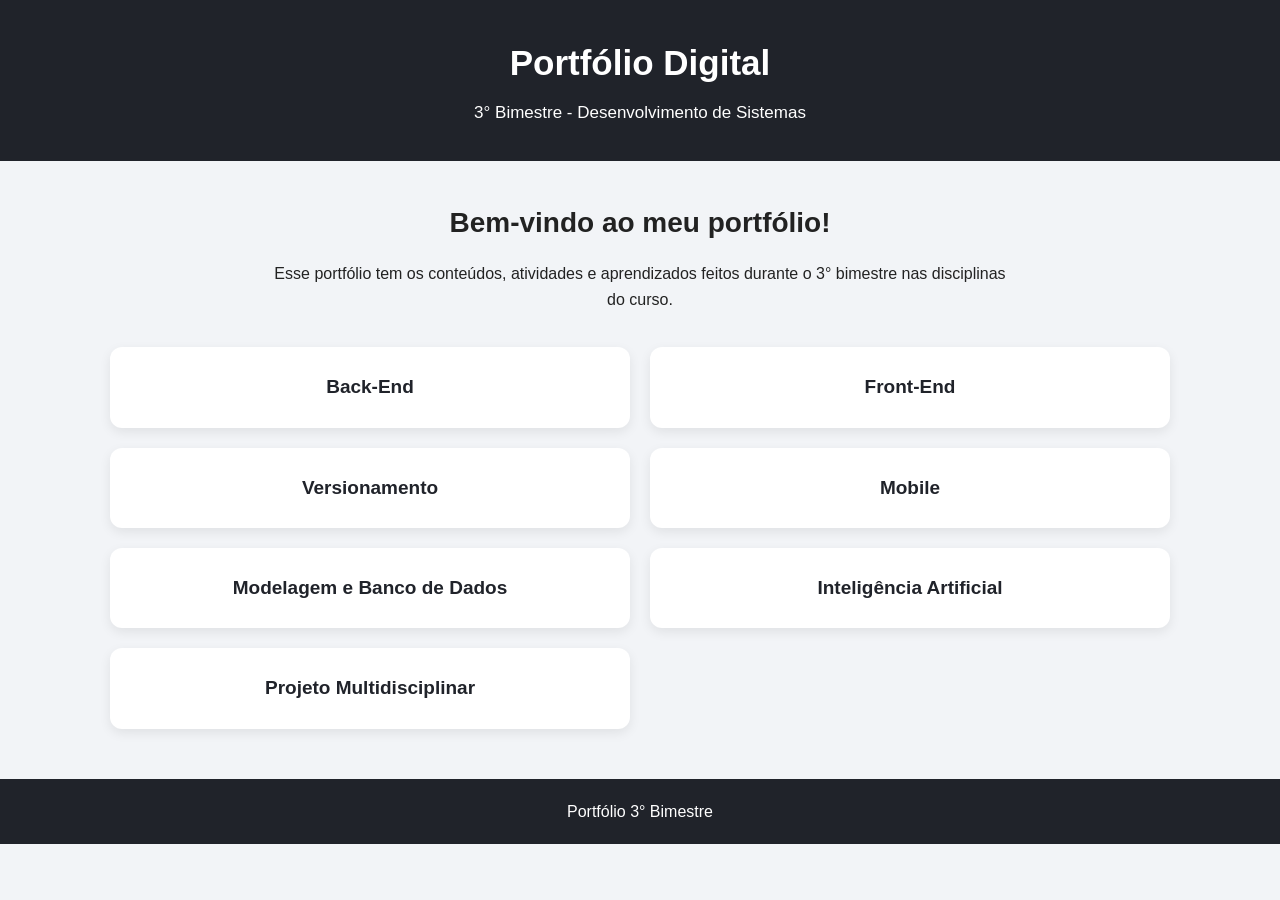
<file: index.html>
<!DOCTYPE html>
<html lang="pt-BR">

<head>
    <meta charset="UTF-8">
    <meta name="viewport" content="width=device-width, initial-scale=1.0">
    <title>Portfólio</title>
    <link rel="stylesheet" href="styles.css">
</head>

<body>

    <header>
        <h1>Portfólio Digital</h1>
        <p>3° Bimestre - Desenvolvimento de Sistemas</p>
    </header>

    <main class="inicio">

        <h2>Bem-vindo ao meu portfólio! <!-- JÃO BOBÃÃÃÃÃO --> </h2>

        <p>
            Esse portfólio tem os conteúdos, atividades e aprendizados
            feitos durante o 3° bimestre nas disciplinas do curso.
        </p>

        <div class="materias">

            <a href="BE.html" class="botao">
                Back-End
            </a>

            <a href="FE.html" class="botao">
                Front-End
            </a>

            <a href="Versio.html" class="botao">
                Versionamento
            </a>

            <a href="mobile.html" class="botao">
                Mobile
            </a>

            <a href="Mod.html" class="botao">
                Modelagem e Banco de Dados
            </a>

            <a href="I.A.html" class="botao">
                Inteligência Artificial
            </a>

            <a href="TCC.html" class="botao">
                Projeto Multidisciplinar
            </a>

        </div>

    </main>

    <footer>
        <p>Portfólio 3° Bimestre</p>
    </footer>

</body>

</html>
</file>
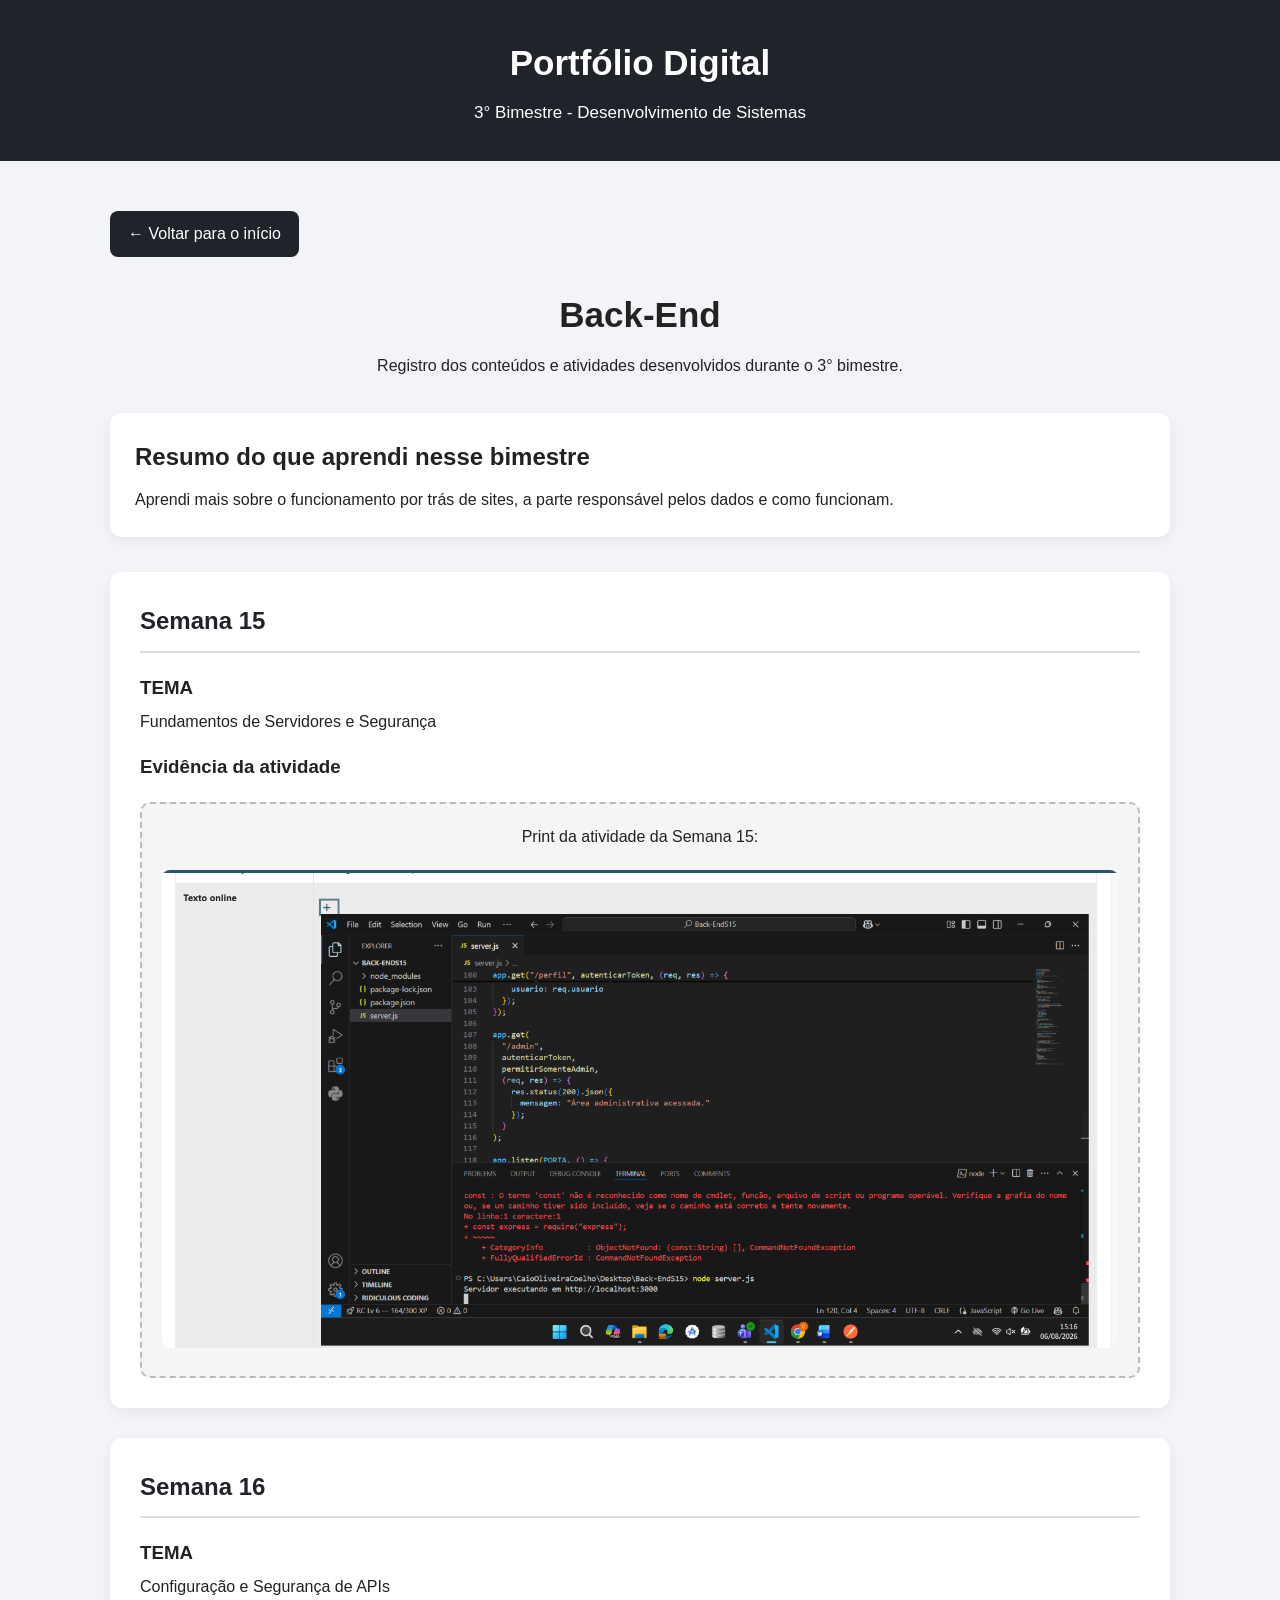
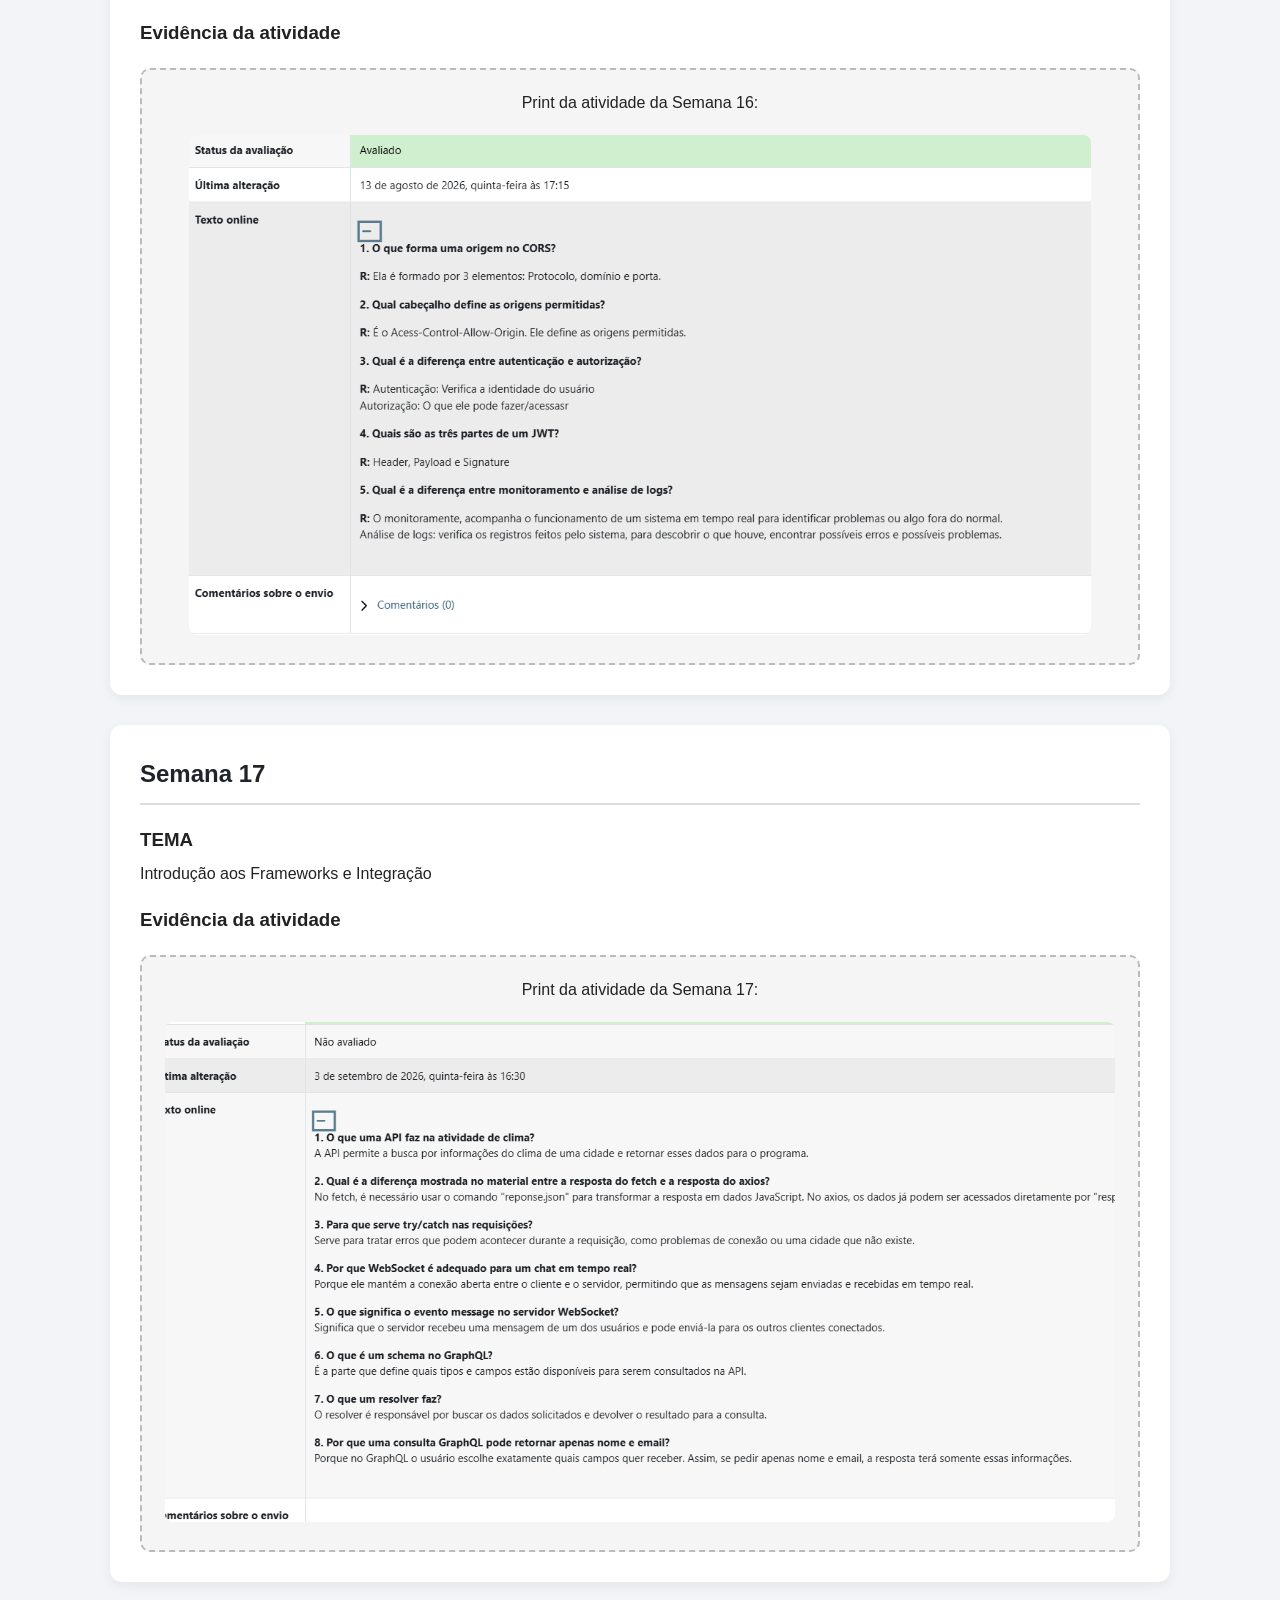
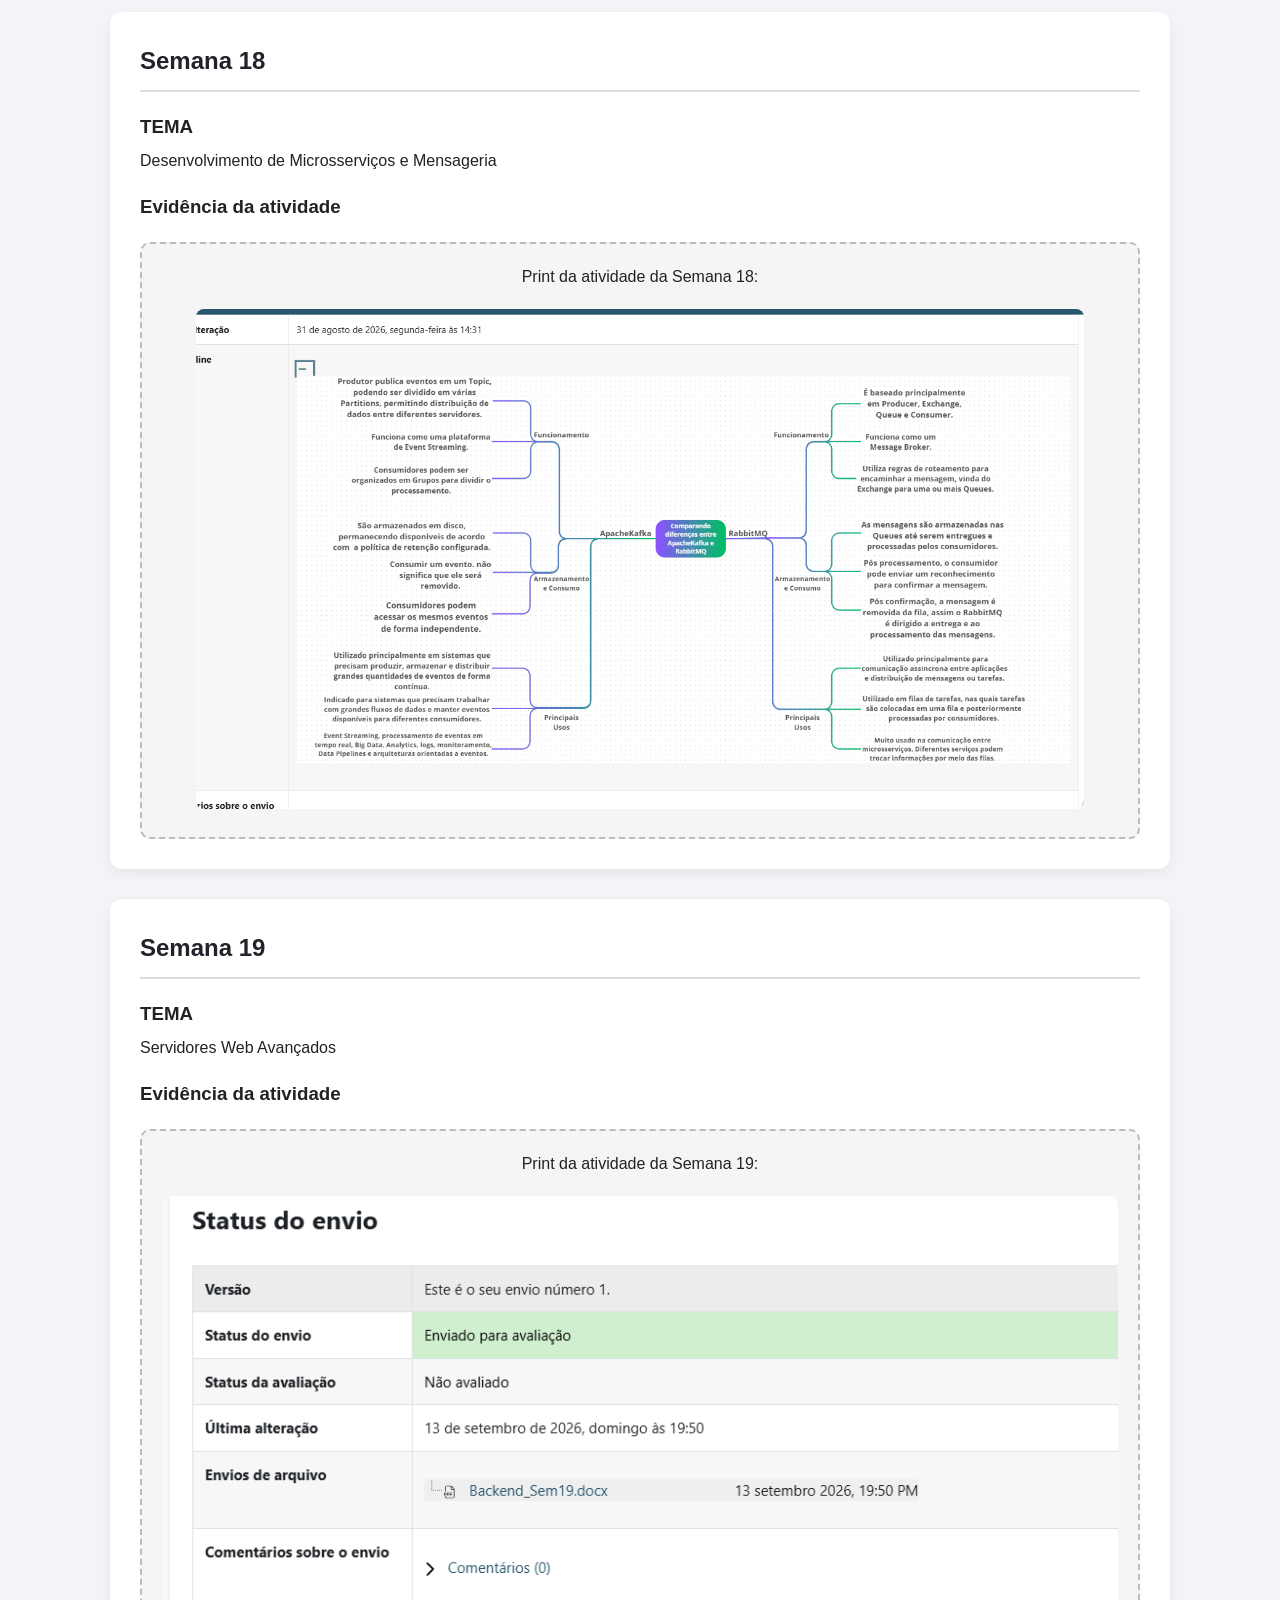
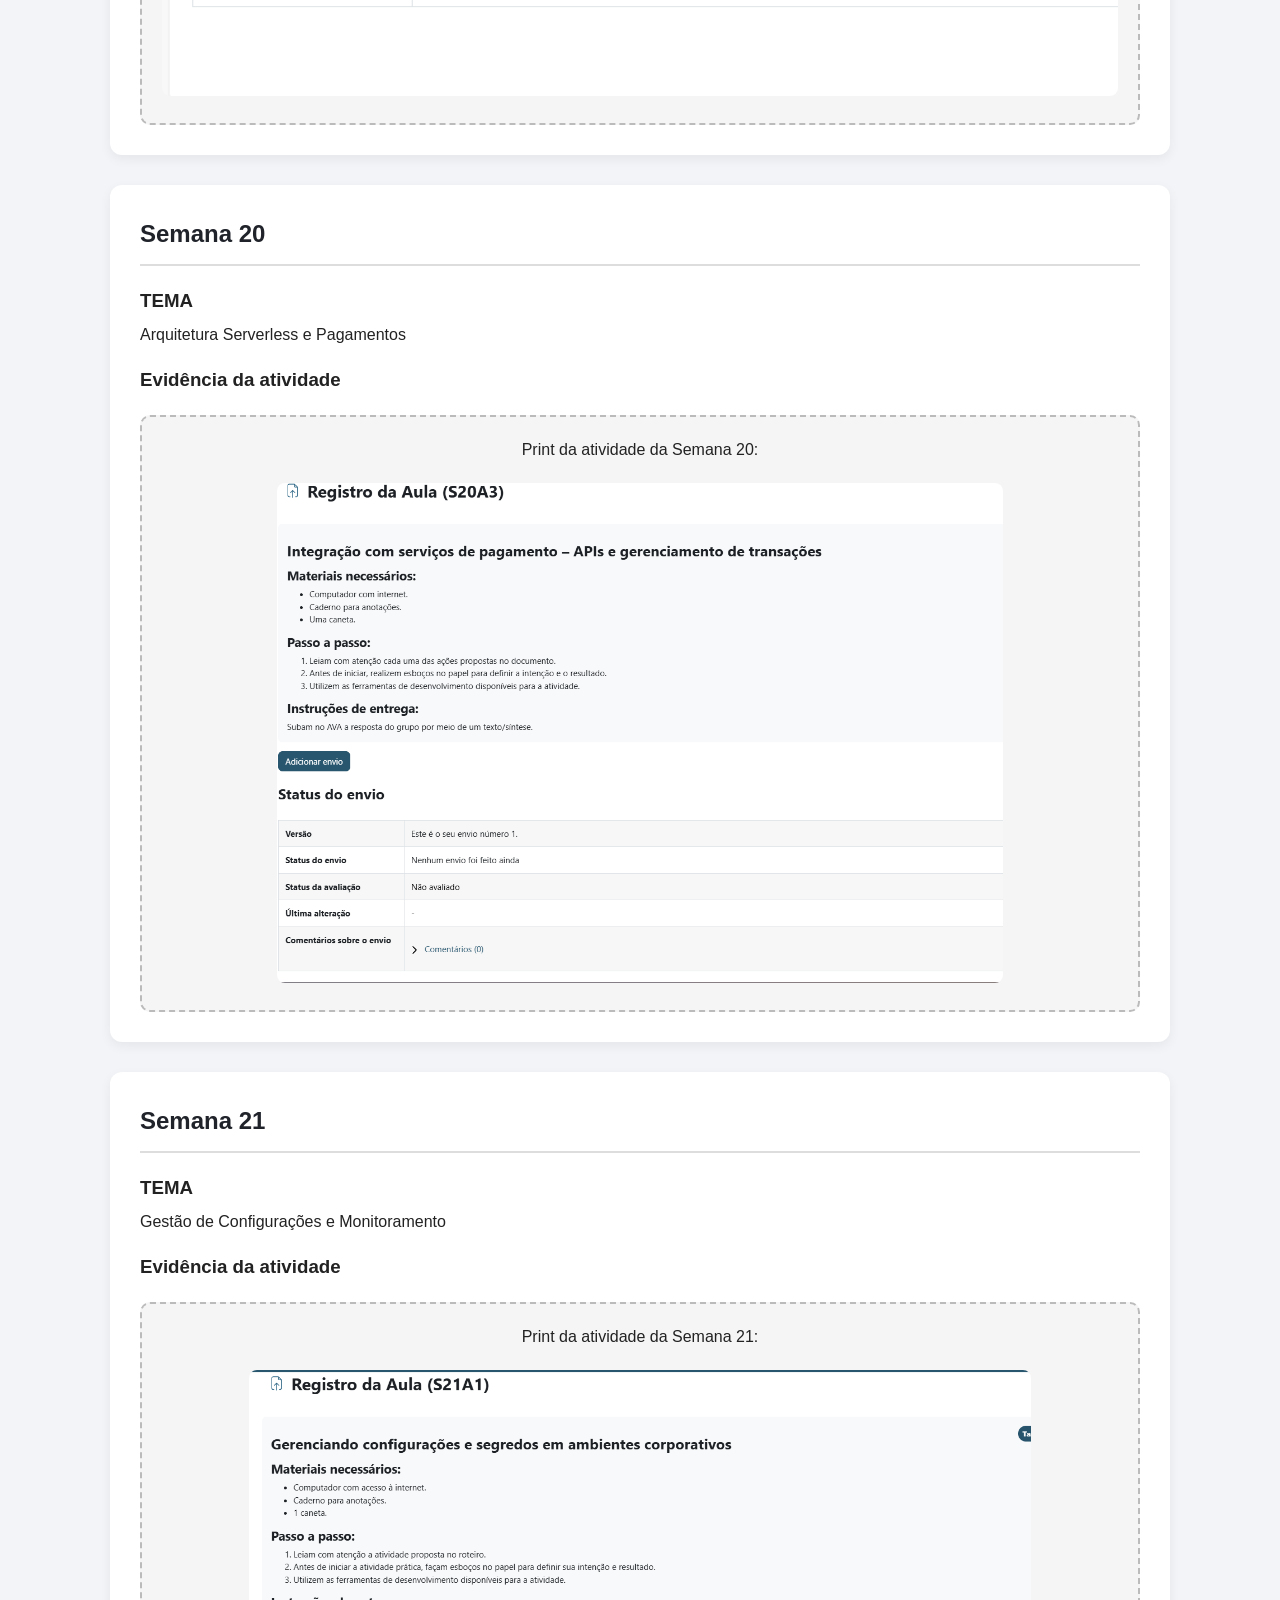
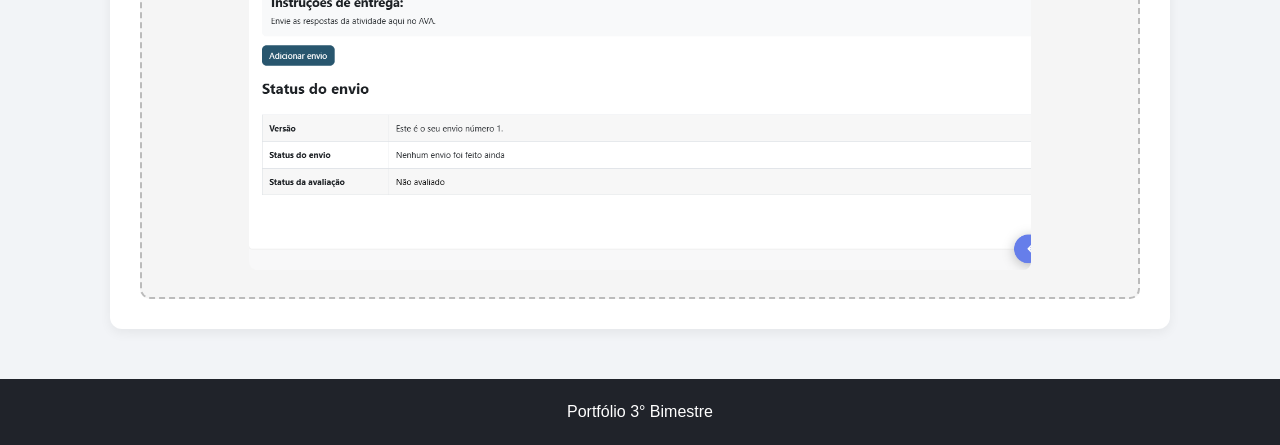
<file: BE.html>
<!DOCTYPE html>
<html lang="pt-BR">

<head>
    <meta charset="UTF-8">
    <meta name="viewport" content="width=device-width, initial-scale=1.0">

    <title>Back-End - Portfólio</title>

    <link rel="stylesheet" href="styles.css">
</head>

<body>

    <header>
        <h1>Portfólio Digital</h1>
        <p>3° Bimestre - Desenvolvimento de Sistemas</p>
    </header>

    <main>

        <a href="index.html" class="voltar">
            ← Voltar para o início
        </a>

        <section class="titulo-materia">

            <h1>Back-End</h1>

            <p>
                Registro dos conteúdos e atividades desenvolvidos
                durante o 3° bimestre.
            </p>

        </section>


        <!-- RESUMO -->

        <section class="resumo">

            <h2>Resumo do que aprendi nesse bimestre</h2>
                Aprendi mais sobre o funcionamento por trás de sites, a parte responsável pelos dados e como funcionam.
            <p>
                
            </p>

        </section>


        <!-- SEMANA 15 -->

        <section class="semana">

            <h2>Semana 15</h2>

            <h3>TEMA</h3>

            <p>
                Fundamentos de Servidores e Segurança
            </p>

            <h3>Evidência da atividade</h3>

            <div class="print">

                <p>Print da atividade da Semana 15:</p>

                <img src="imagens/BES15.png"
                     alt="Print da atividade da Semana 15">

            </div>

        </section>


        <!-- SEMANA 16 -->

        <section class="semana">

            <h2>Semana 16</h2>

            <h3>TEMA</h3>

            <p>
                Configuração e Segurança de APIs
            </p>

            <h3>Evidência da atividade</h3>

            <div class="print">

                <p>Print da atividade da Semana 16:</p>

                <img src="imagens/BES16.png"
                     alt="Print da atividade da Semana 16">

            </div>

        </section>


        <!-- SEMANA 17 -->
        <section class="semana">

            <h2>Semana 17</h2>

            <h3>TEMA</h3>

            <p>
                Introdução aos Frameworks e Integração
            </p>

            <h3>Evidência da atividade</h3>

            <div class="print">

                <p>Print da atividade da Semana 17:</p>

                <img src="imagens/BES17.png"
                     alt="Print da atividade da Semana 17">

            </div>

        </section>


        <!-- SEMANA 18 -->
        <section class="semana">

            <h2>Semana 18</h2>

            <h3>TEMA</h3>

            <p>
                Desenvolvimento de Microsserviços e Mensageria
            </p>

            <h3>Evidência da atividade</h3>

            <div class="print">

                <p>Print da atividade da Semana 18:</p>

                <img src="imagens/BES18.png"
                     alt="Print da atividade da Semana 18">

            </div>

        </section>


        <!-- SEMANA 19 -->

        <section class="semana">

            <h2>Semana 19</h2>

            <h3>TEMA</h3>

            <p>
                Servidores Web Avançados
            </p>

            <h3>Evidência da atividade</h3>

            <div class="print">

                <p>Print da atividade da Semana 19:</p>

                <img src="imagens/BES19.png"
                     alt="Print da atividade da Semana 19">

            </div>

        </section>


        <!-- SEMANA 20 -->

        <section class="semana">

            <h2>Semana 20</h2>

            <h3>TEMA</h3>

            <p>
                Arquitetura Serverless e Pagamentos
            </p>

            <h3>Evidência da atividade</h3>

            <div class="print">

                <p>Print da atividade da Semana 20:</p>

                <img src="imagens/BES20.png"
                     alt="Print da atividade da Semana 20">

            </div>

        </section>


        <!-- SEMANA 21 -->
        <section class="semana">

            <h2>Semana 21</h2>

            <h3>TEMA</h3>

            <p>
                Gestão de Configurações e Monitoramento
            </p>

            <h3>Evidência da atividade</h3>

            <div class="print">

                <p>Print da atividade da Semana 21:</p>

                <img src="imagens/BES21.png"
                     alt="Print da atividade da Semana 21">

            </div>

        </section>

    </main>

    <footer>
        <p>Portfólio 3° Bimestre</p>
    </footer>

</body>

</html>
</file>
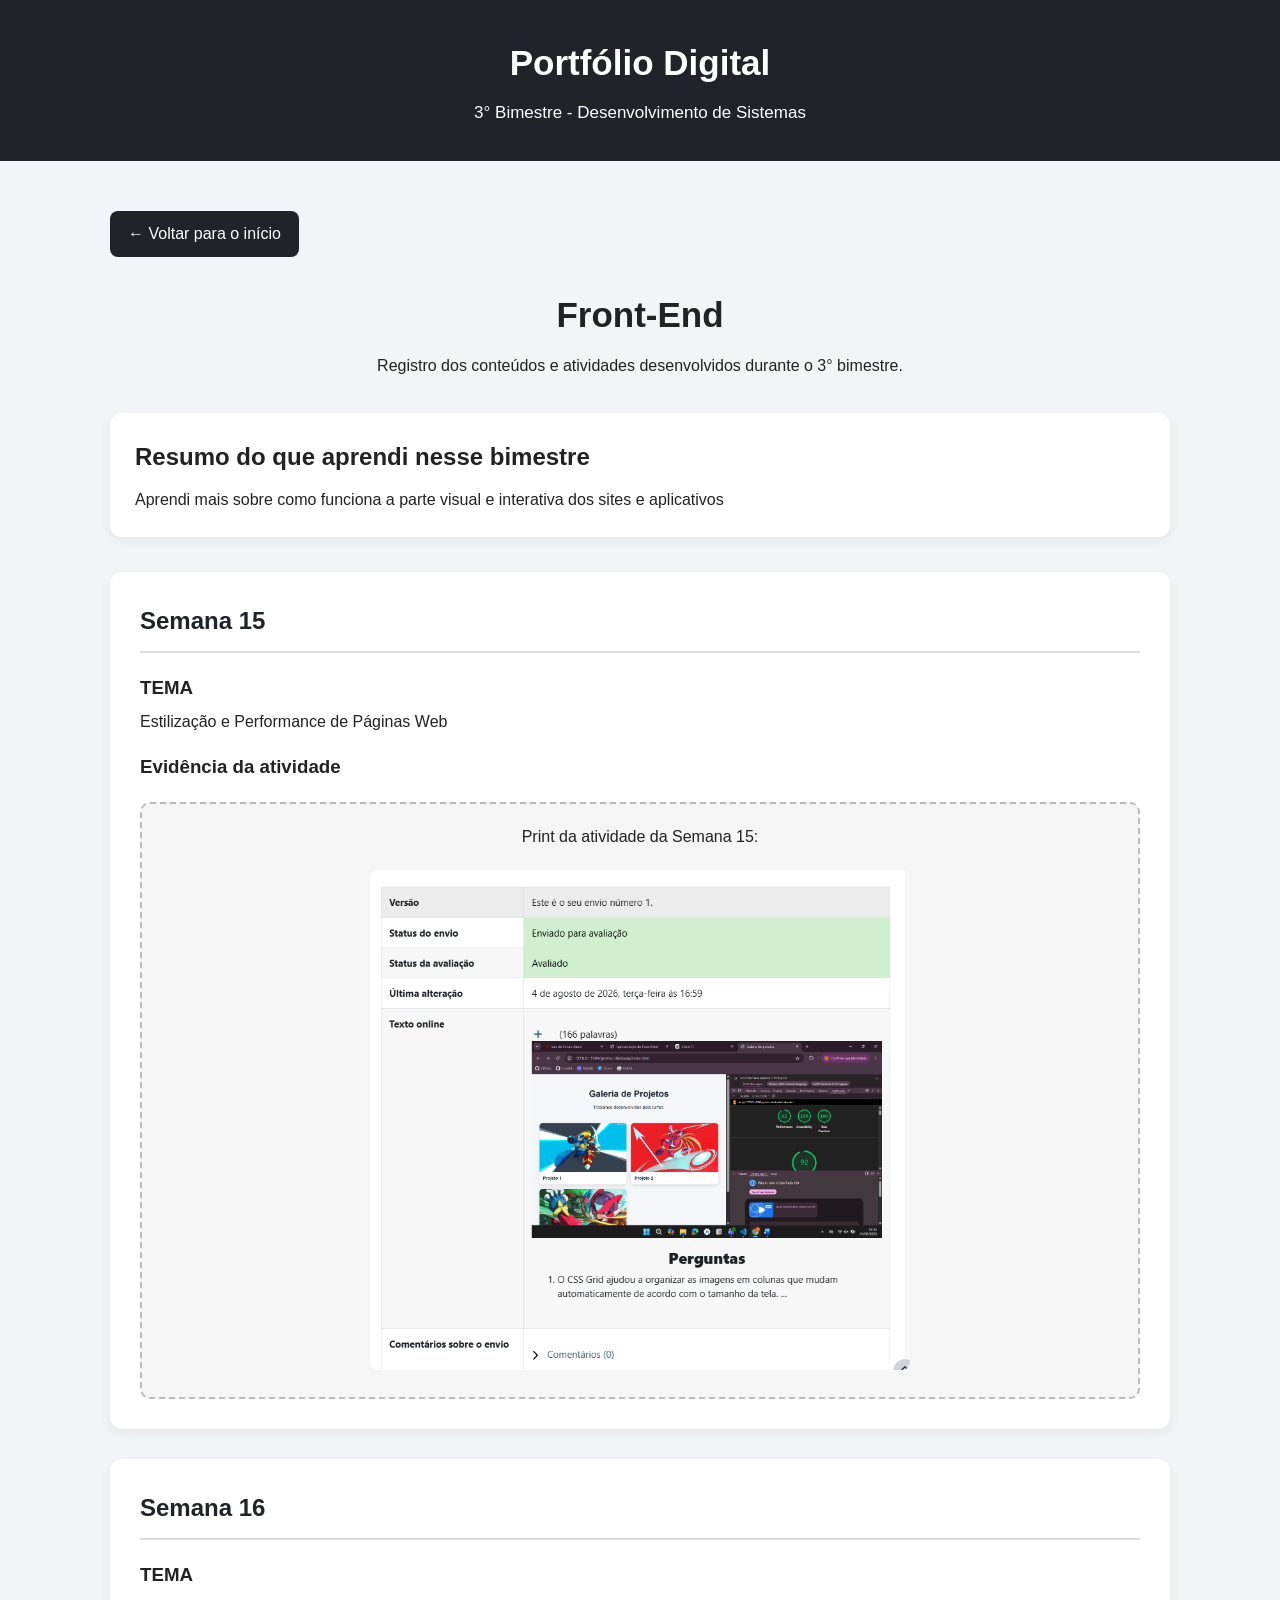
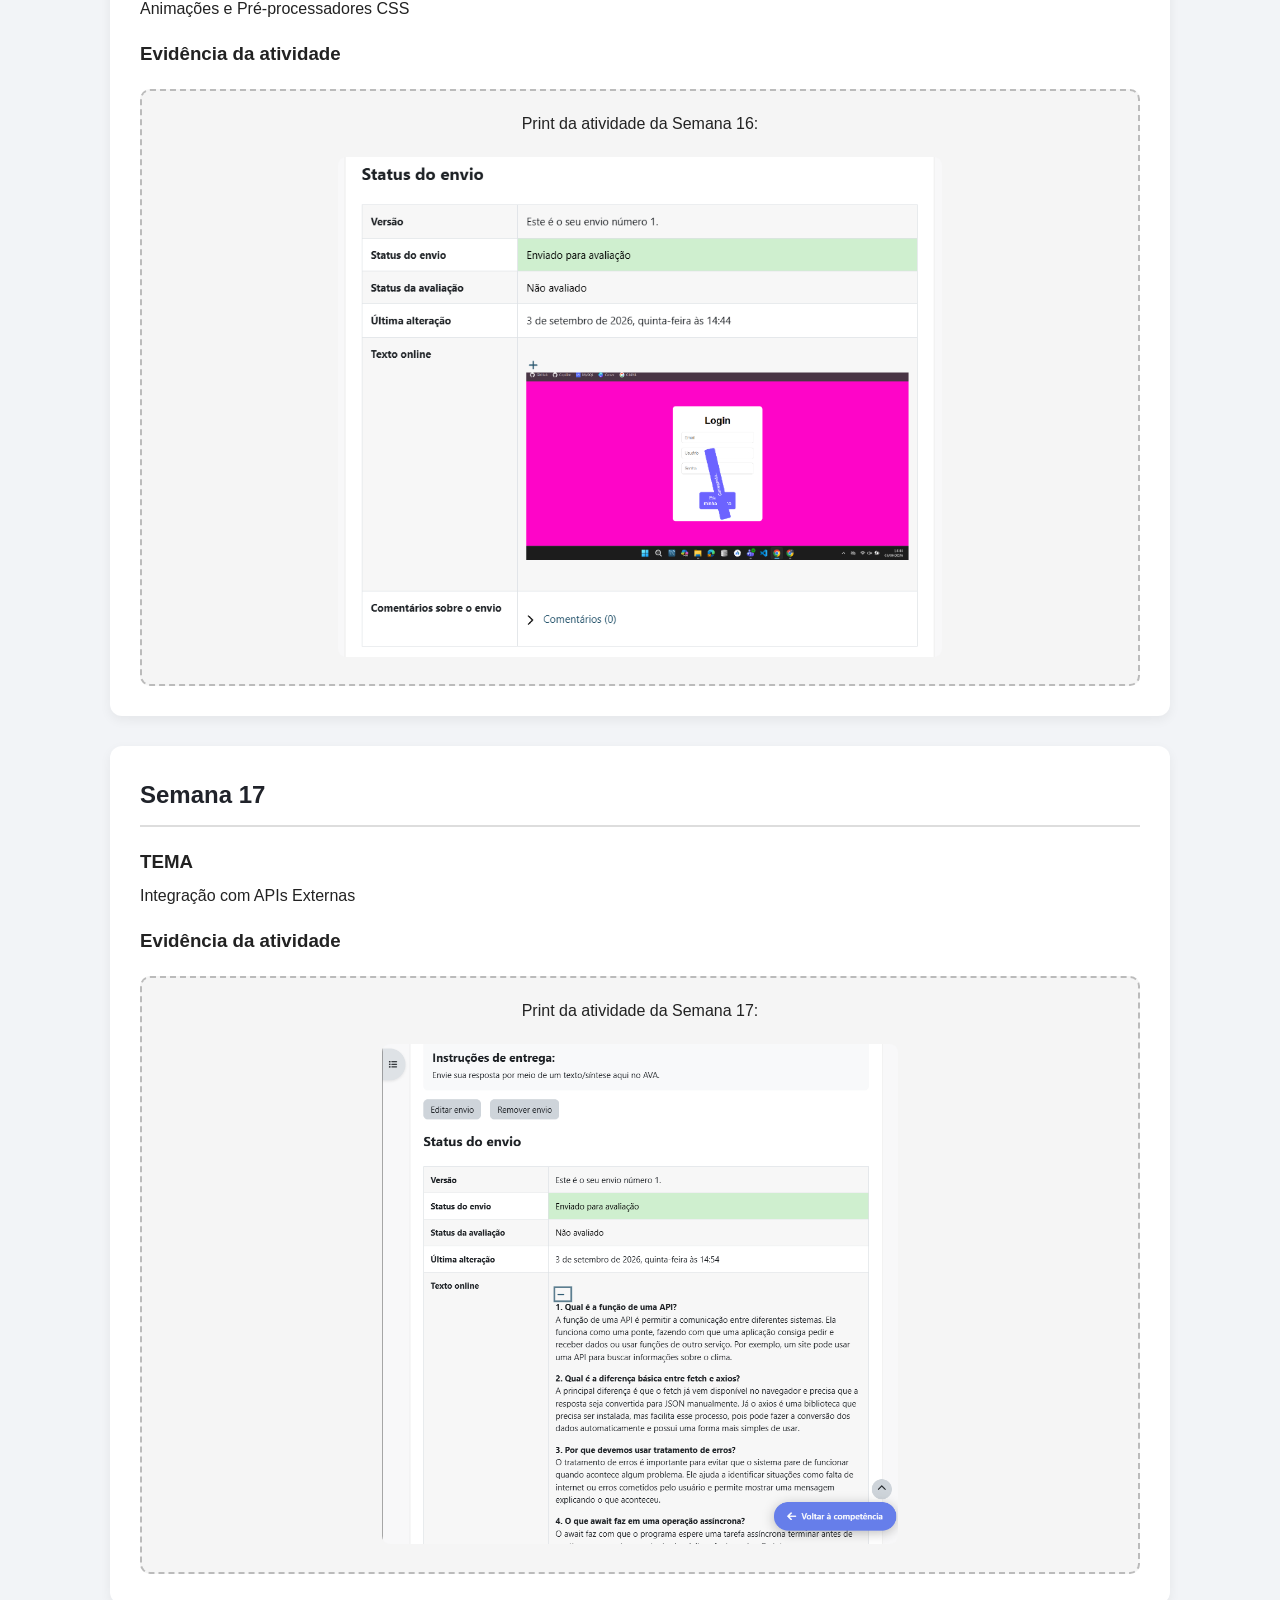
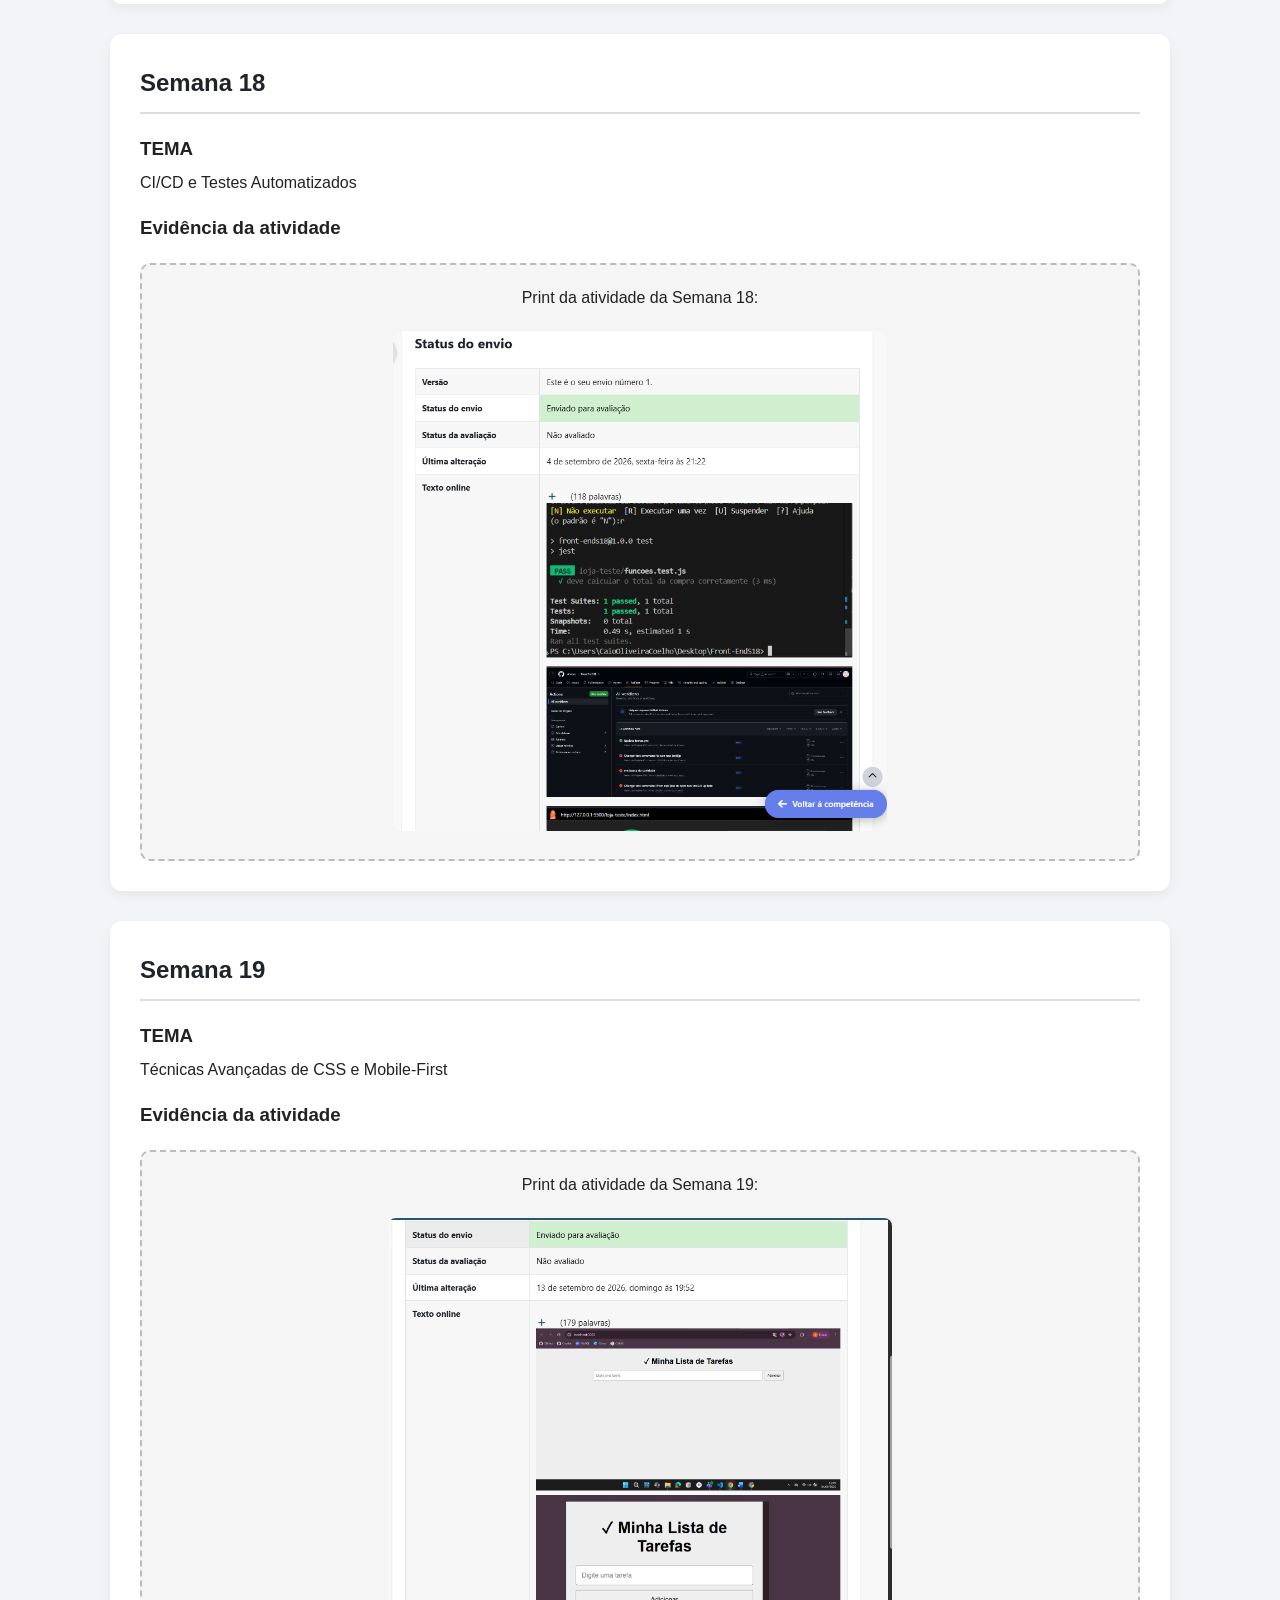
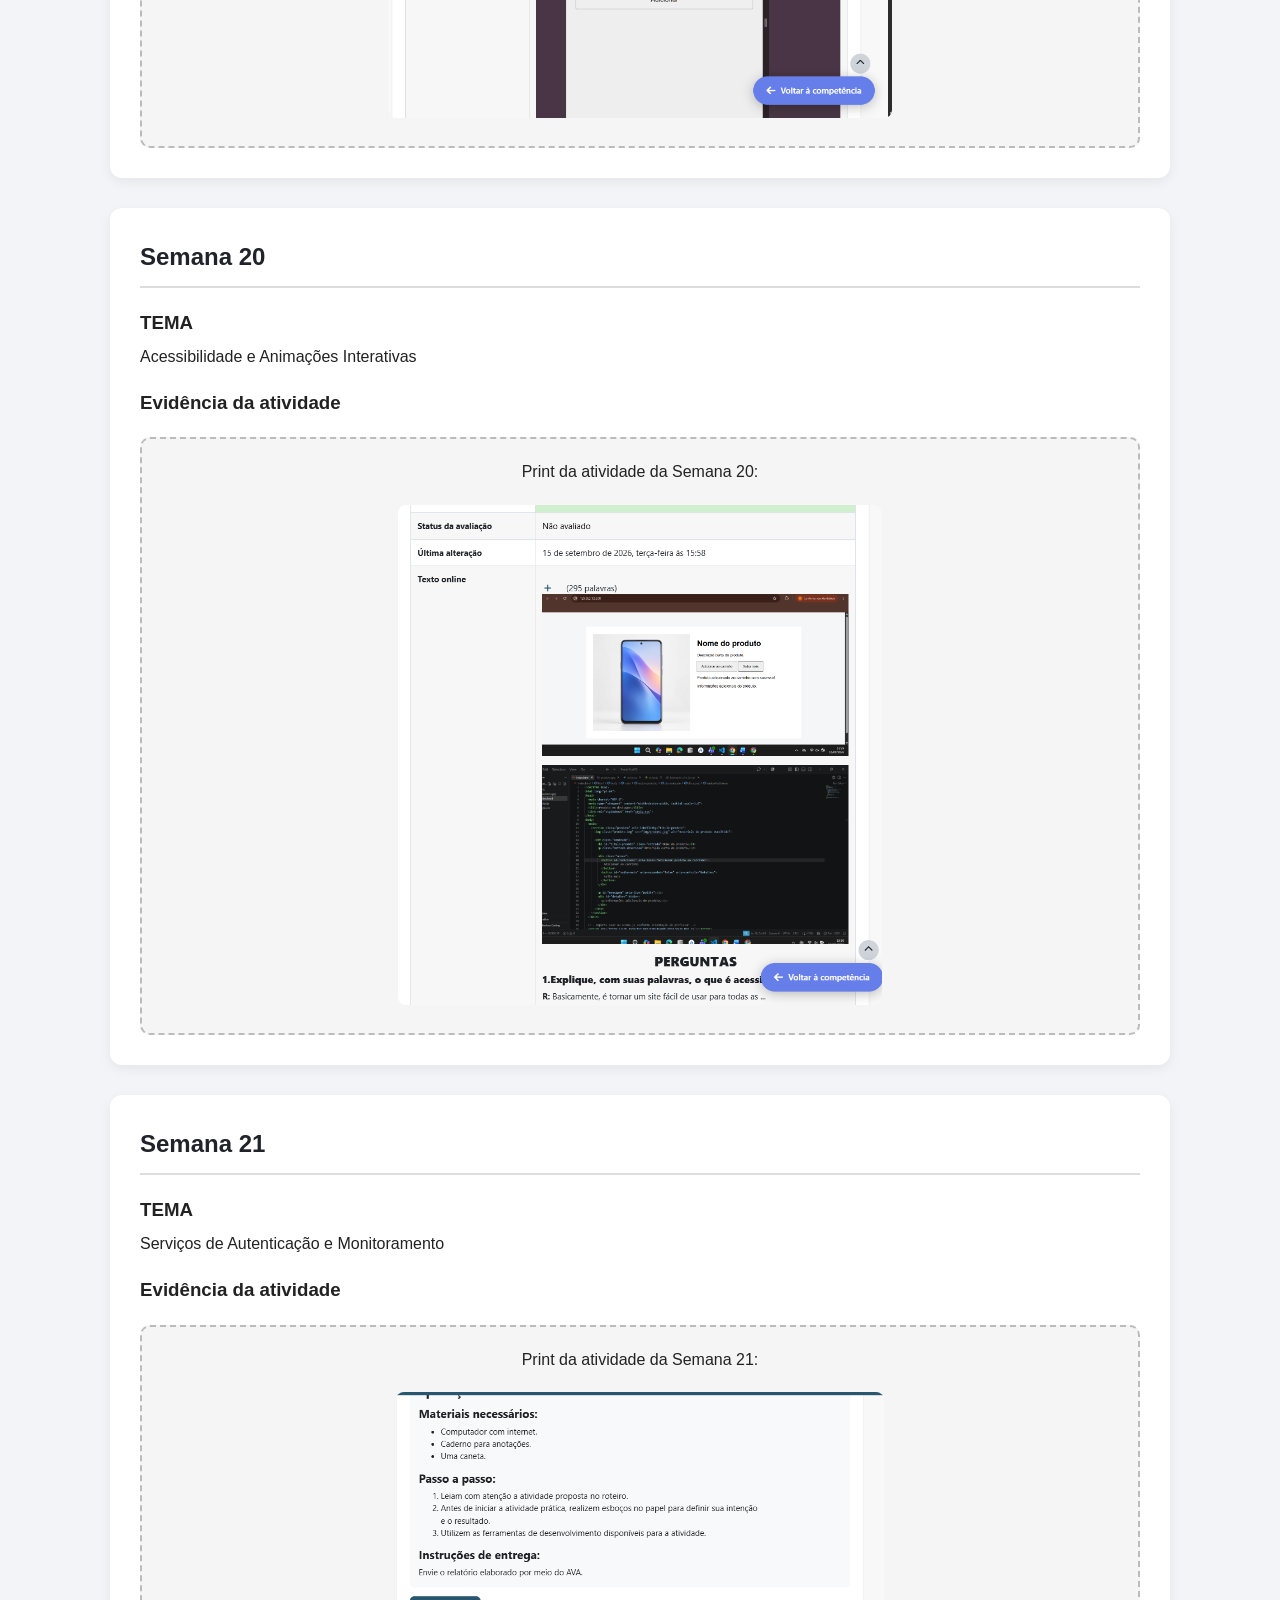
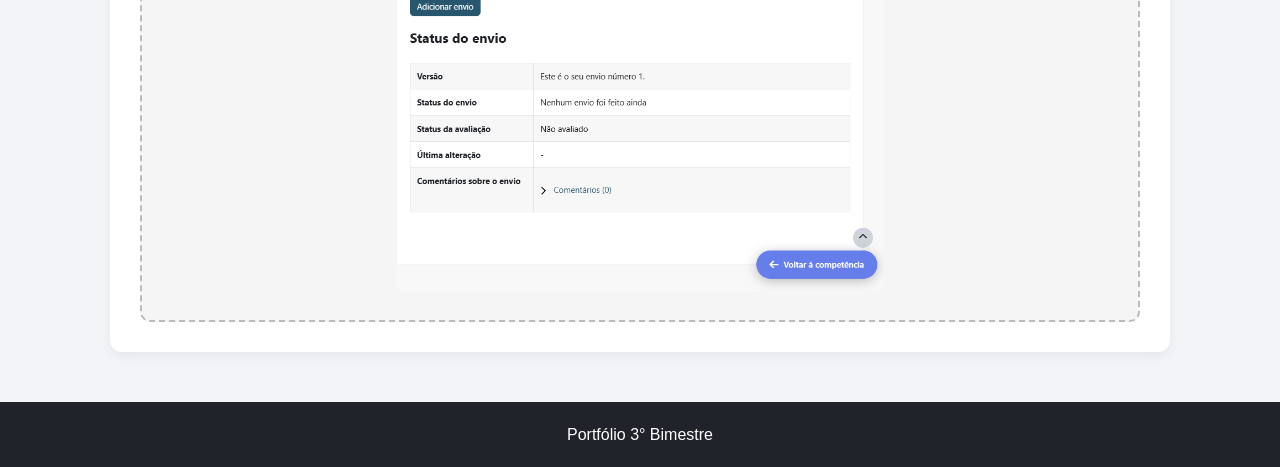
<file: FE.html>
<!DOCTYPE html>
<html lang="pt-BR">

<head>
    <meta charset="UTF-8">
    <meta name="viewport" content="width=device-width, initial-scale=1.0">

    <title>Front-End - Portfólio</title>

    <link rel="stylesheet" href="styles.css">
</head>

<body>

    <header>
        <h1>Portfólio Digital</h1>
        <p>3° Bimestre - Desenvolvimento de Sistemas</p>
    </header>

    <main>

        <a href="index.html" class="voltar">
            ← Voltar para o início
        </a>

        <section class="titulo-materia">

            <h1>Front-End</h1>

            <p>
                Registro dos conteúdos e atividades desenvolvidos
                durante o 3° bimestre.
            </p>

        </section>


        <!-- RESUMO -->

        <section class="resumo">

            <h2>Resumo do que aprendi nesse bimestre</h2>

            <p>
                Aprendi mais sobre como funciona a parte visual e interativa dos sites e aplicativos
            </p>

        </section>

        <!-- SEMANA 15 -->

        <section class="semana">

            <h2>Semana 15</h2>

            <h3>TEMA</h3>

            <p>
                Estilização e Performance de Páginas Web
            </p>

            <h3>Evidência da atividade</h3>

            <div class="print">

                <p>Print da atividade da Semana 15:</p>

                <img src="imagens/FES15.png"
                     alt="Print da atividade da Semana 15">

            </div>

        </section>


        <!-- SEMANA 16 -->

        <section class="semana">

            <h2>Semana 16</h2>

            <h3>TEMA</h3>

            <p>
                Animações e Pré-processadores CSS
            </p>

            <h3>Evidência da atividade</h3>

            <div class="print">

                <p>Print da atividade da Semana 16:</p>

                <img src="imagens/FES16.png"
                     alt="Print da atividade da Semana 16">

            </div>

        </section>


        <!-- SEMANA 17 -->
        <section class="semana">

            <h2>Semana 17</h2>

            <h3>TEMA</h3>

            <p>
                Integração com APIs Externas
            </p>

            <h3>Evidência da atividade</h3>

            <div class="print">

                <p>Print da atividade da Semana 17:</p>

                <img src="imagens/FES17.png"
                     alt="Print da atividade da Semana 17">

            </div>

        </section>


        <!-- SEMANA 18 -->
        <section class="semana">

            <h2>Semana 18</h2>

            <h3>TEMA</h3>

            <p>
                CI/CD e Testes Automatizados
            </p>

            <h3>Evidência da atividade</h3>

            <div class="print">

                <p>Print da atividade da Semana 18:</p>

                <img src="imagens/FES18.png"
                     alt="Print da atividade da Semana 18">

            </div>

        </section>


        <!-- SEMANA 19 -->

        <section class="semana">

            <h2>Semana 19</h2>

            <h3>TEMA</h3>

            <p>
               Técnicas Avançadas de CSS e Mobile-First
            </p>

            <h3>Evidência da atividade</h3>

            <div class="print">

                <p>Print da atividade da Semana 19:</p>

                <img src="imagens/FES19.png"
                     alt="Print da atividade da Semana 19">

            </div>

        </section>


        <!-- SEMANA 20 -->

        <section class="semana">

            <h2>Semana 20</h2>

            <h3>TEMA</h3>

            <p>
                Acessibilidade e Animações Interativas
            </p>

            <h3>Evidência da atividade</h3>

            <div class="print">

                <p>Print da atividade da Semana 20:</p>

                <img src="imagens/FES20.png"
                     alt="Print da atividade da Semana 20">

            </div>

        </section>


        <!-- SEMANA 21 -->
        <section class="semana">

            <h2>Semana 21</h2>

            <h3>TEMA</h3>

            <p>
                Serviços de Autenticação e Monitoramento
            </p>

            <h3>Evidência da atividade</h3>

            <div class="print">

                <p>Print da atividade da Semana 21:</p>

                <img src="imagens/FES21.png"
                     alt="Print da atividade da Semana 21">

            </div>

        </section>

    </main>

    <footer>
        <p>Portfólio 3° Bimestre</p>
    </footer>

</body>

</html>
</file>
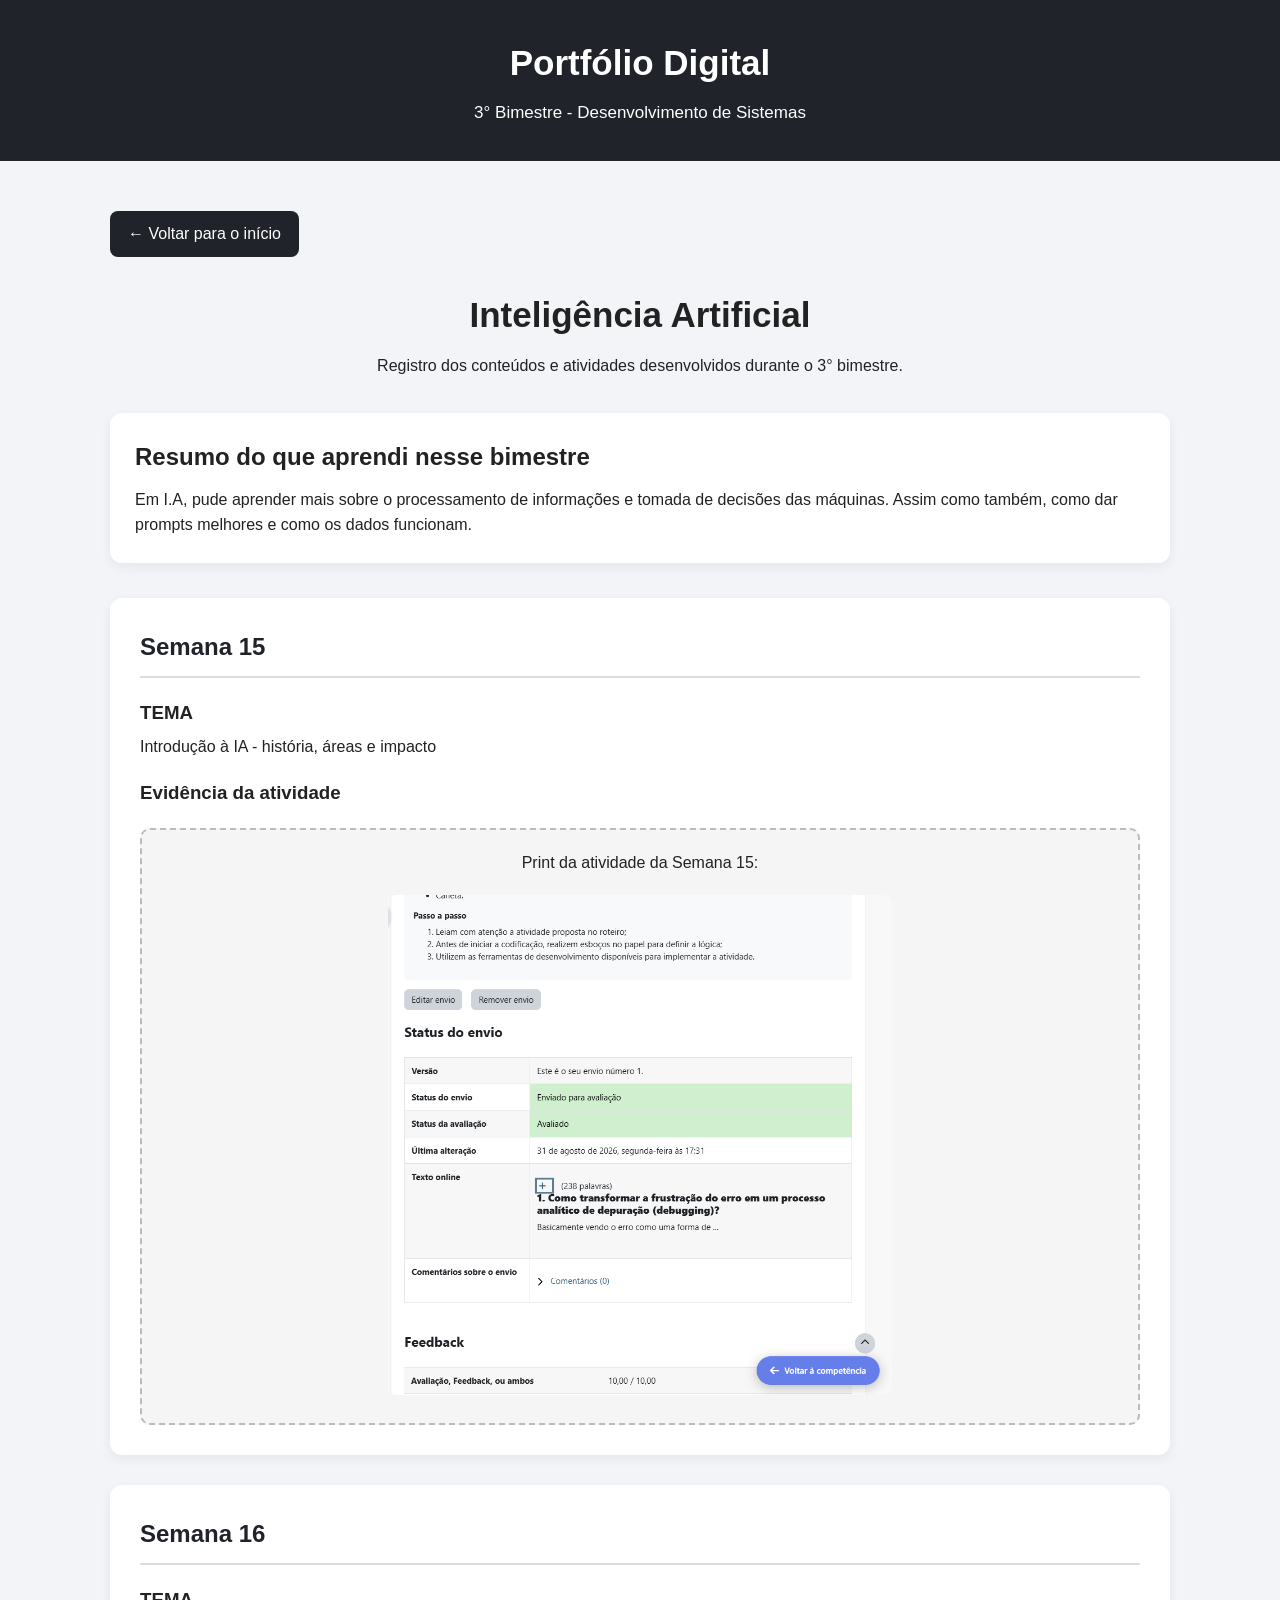
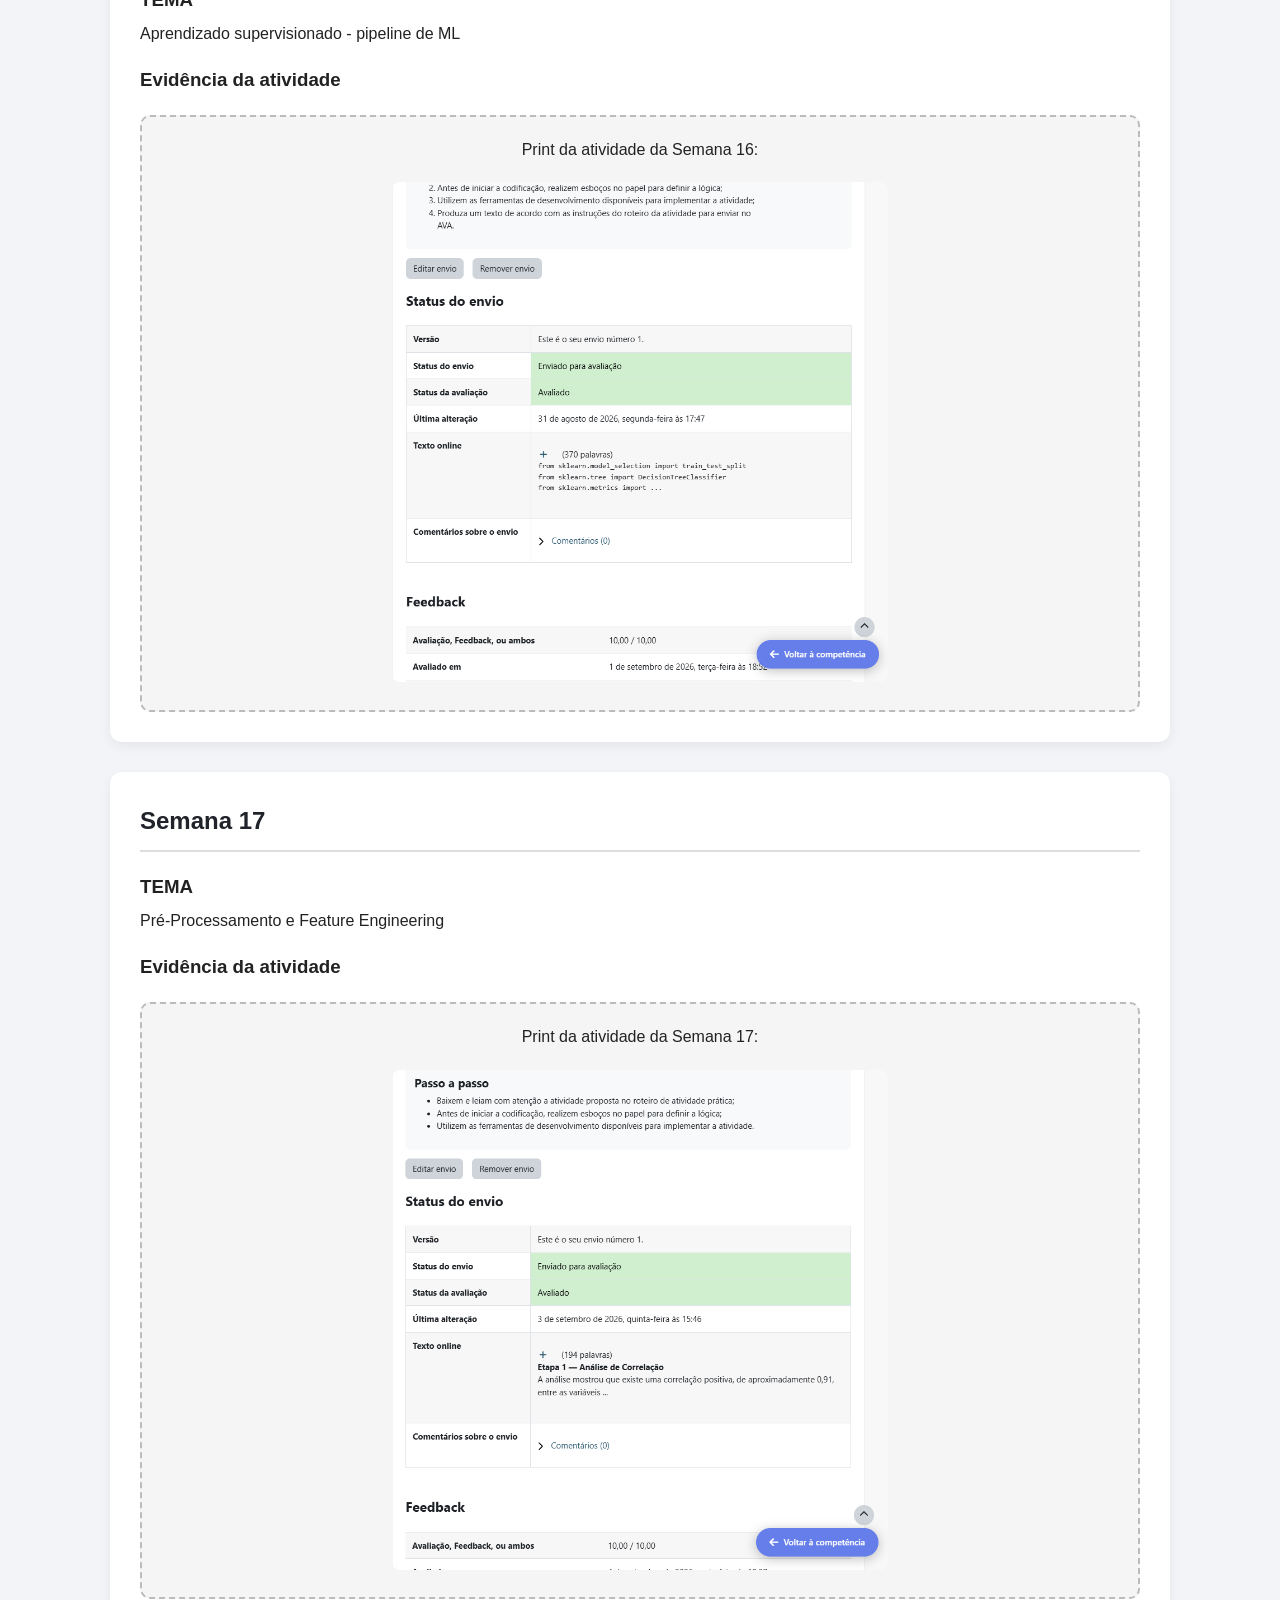
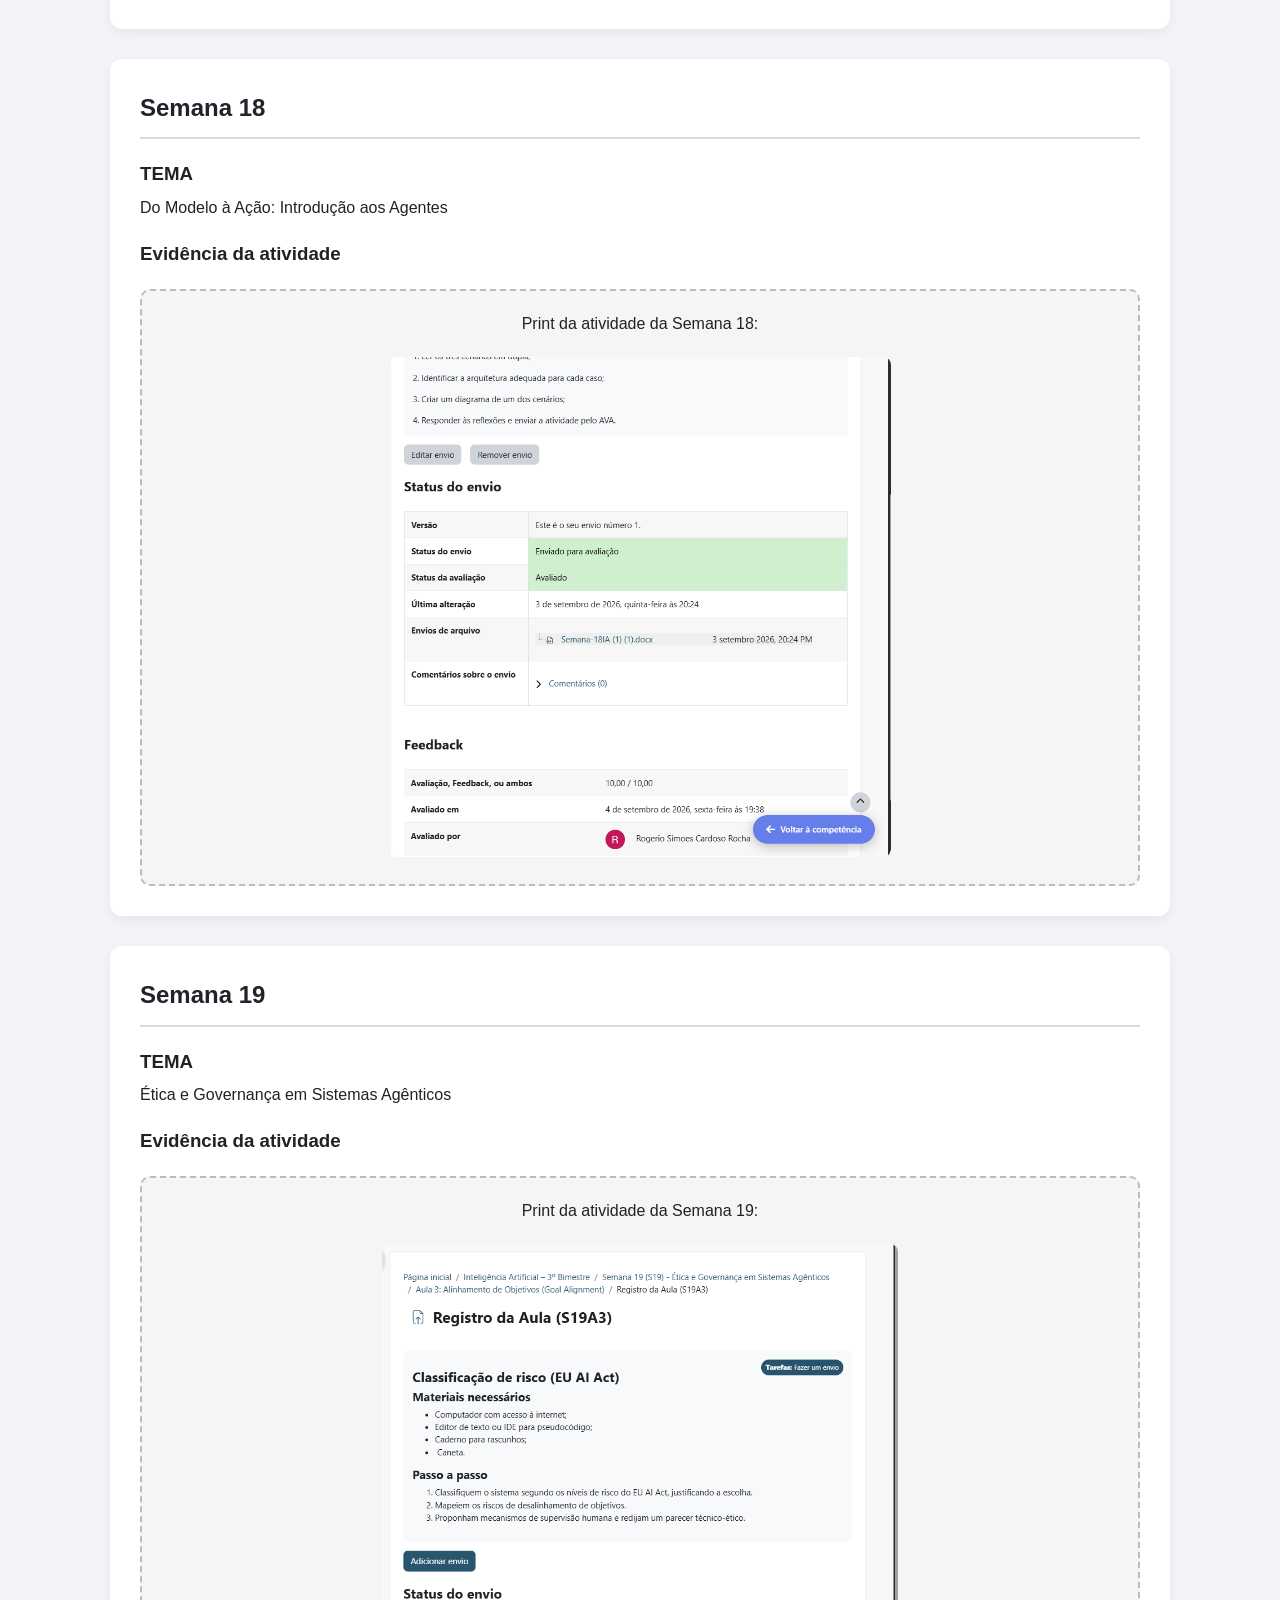
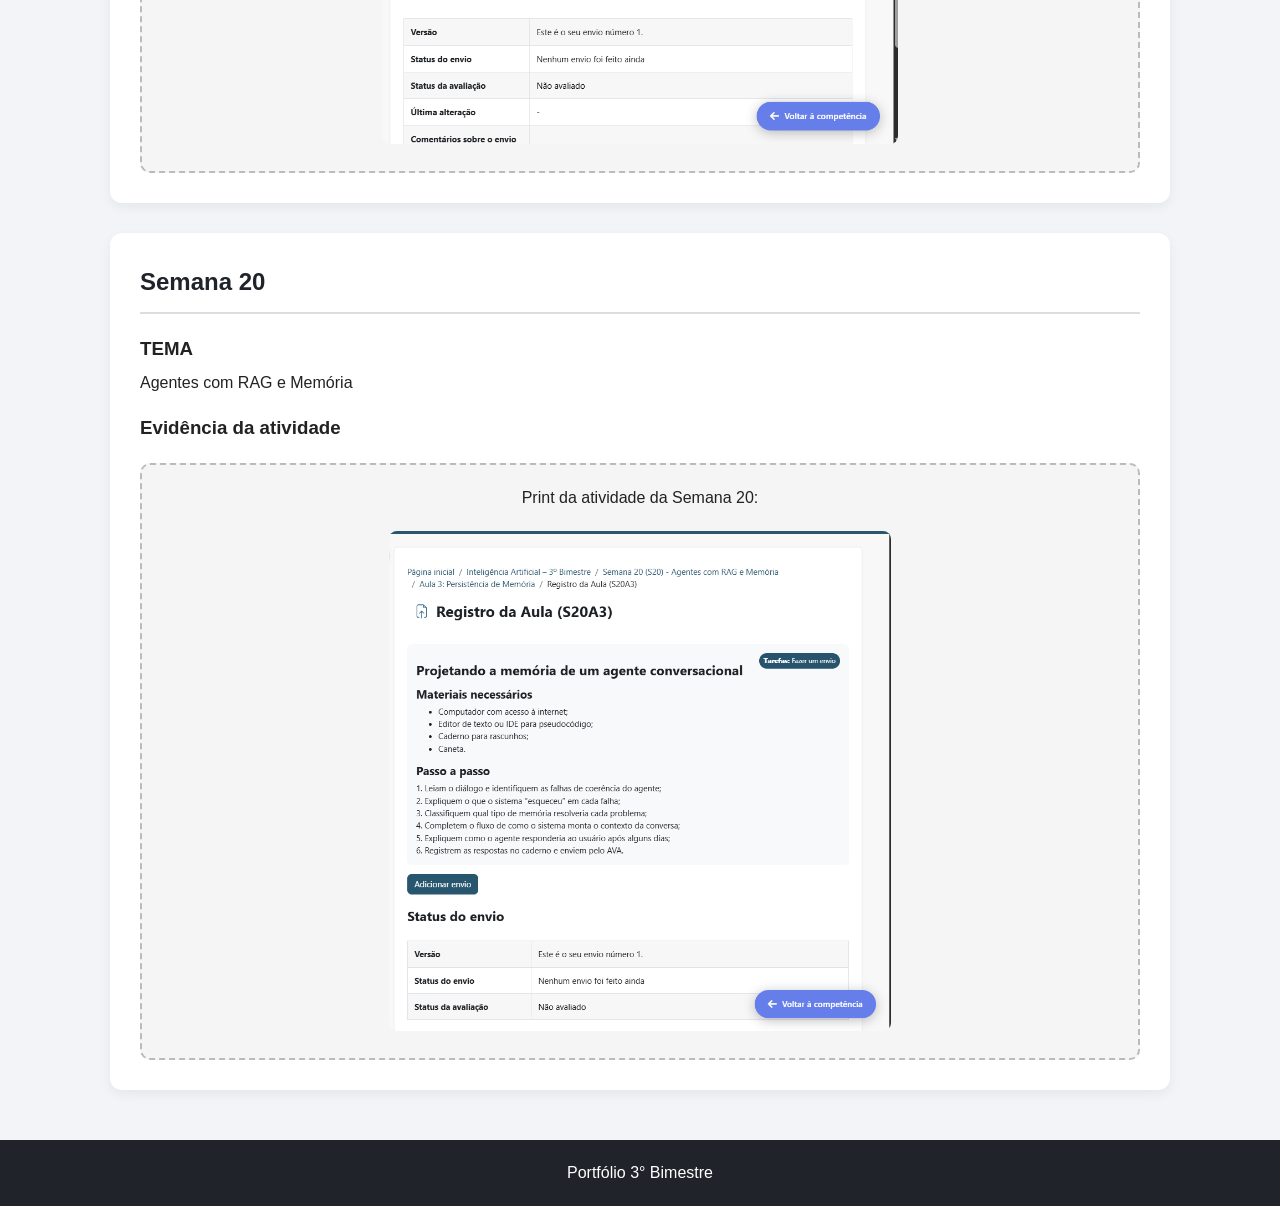
<file: I.A.html>
<!DOCTYPE html>
<html lang="pt-BR">

<head>
    <meta charset="UTF-8">
    <meta name="viewport" content="width=device-width, initial-scale=1.0">

    <title>Inteligência Artificial - Portfólio</title>

    <link rel="stylesheet" href="styles.css">
</head>

<body>

    <header>
        <h1>Portfólio Digital</h1>
        <p>3° Bimestre - Desenvolvimento de Sistemas</p>
    </header>

    <main>

        <a href="index.html" class="voltar">
            ← Voltar para o início
        </a>

        <section class="titulo-materia">

            <h1>Inteligência Artificial</h1>

            <p>
                Registro dos conteúdos e atividades desenvolvidos
                durante o 3° bimestre.
            </p>

        </section>


        <!-- RESUMO -->

        <section class="resumo">

            <h2>Resumo do que aprendi nesse bimestre</h2>

            <p>
                Em I.A, pude aprender mais sobre o processamento de informações e tomada de decisões das máquinas. Assim como também, como dar prompts melhores e como os dados funcionam.
            </p>

        </section>


        <!-- SEMANA 15 -->

        <section class="semana">

            <h2>Semana 15</h2>

            <h3>TEMA</h3>

            <p>
                Introdução à IA - história, áreas e impacto
            </p>

            <h3>Evidência da atividade</h3>

            <div class="print">

                <p>Print da atividade da Semana 15:</p>

                <img src="imagens/IAS15.png"
                     alt="Print da atividade da Semana 15">

            </div>

        </section>


        <!-- SEMANA 16 -->

        <section class="semana">

            <h2>Semana 16</h2>

            <h3>TEMA</h3>

            <p>
                Aprendizado supervisionado - pipeline de ML
            </p>

            <h3>Evidência da atividade</h3>

            <div class="print">

                <p>Print da atividade da Semana 16:</p>

                <img src="imagens/IAS16.png"
                     alt="Print da atividade da Semana 16">

            </div>

        </section>


        <!-- SEMANA 17 -->
        <section class="semana">

            <h2>Semana 17</h2>

            <h3>TEMA</h3>

            <p>
                Pré-Processamento e Feature Engineering
            </p>

            <h3>Evidência da atividade</h3>

            <div class="print">

                <p>Print da atividade da Semana 17:</p>

                <img src="imagens/IAS17.png"
                     alt="Print da atividade da Semana 17">

            </div>

        </section>


        <!-- SEMANA 18 -->
        <section class="semana">

            <h2>Semana 18</h2>

            <h3>TEMA</h3>

            <p>
                Do Modelo à Ação: Introdução aos Agentes
            </p>

            <h3>Evidência da atividade</h3>

            <div class="print">

                <p>Print da atividade da Semana 18:</p>

                <img src="imagens/IAS18.png"
                     alt="Print da atividade da Semana 18">

            </div>

        </section>


        <!-- SEMANA 19 -->

        <section class="semana">

            <h2>Semana 19</h2>

            <h3>TEMA</h3>

            <p>
                Ética e Governança em Sistemas Agênticos
            </p>

            <h3>Evidência da atividade</h3>

            <div class="print">

                <p>Print da atividade da Semana 19:</p>

                <img src="imagens/IAS19.png"
                     alt="Print da atividade da Semana 19">

            </div>

        </section>


        <!-- SEMANA 20 -->

        <section class="semana">

            <h2>Semana 20</h2>

            <h3>TEMA</h3>

            <p>
                Agentes com RAG e Memória
            </p>

            <h3>Evidência da atividade</h3>

            <div class="print">

                <p>Print da atividade da Semana 20:</p>

                <img src="imagens/IAS20.png"
                     alt="Print da atividade da Semana 20">

            </div>

        </section>

    </main>

    <footer>
        <p>Portfólio 3° Bimestre</p>
    </footer>

</body>

</html>
</file>
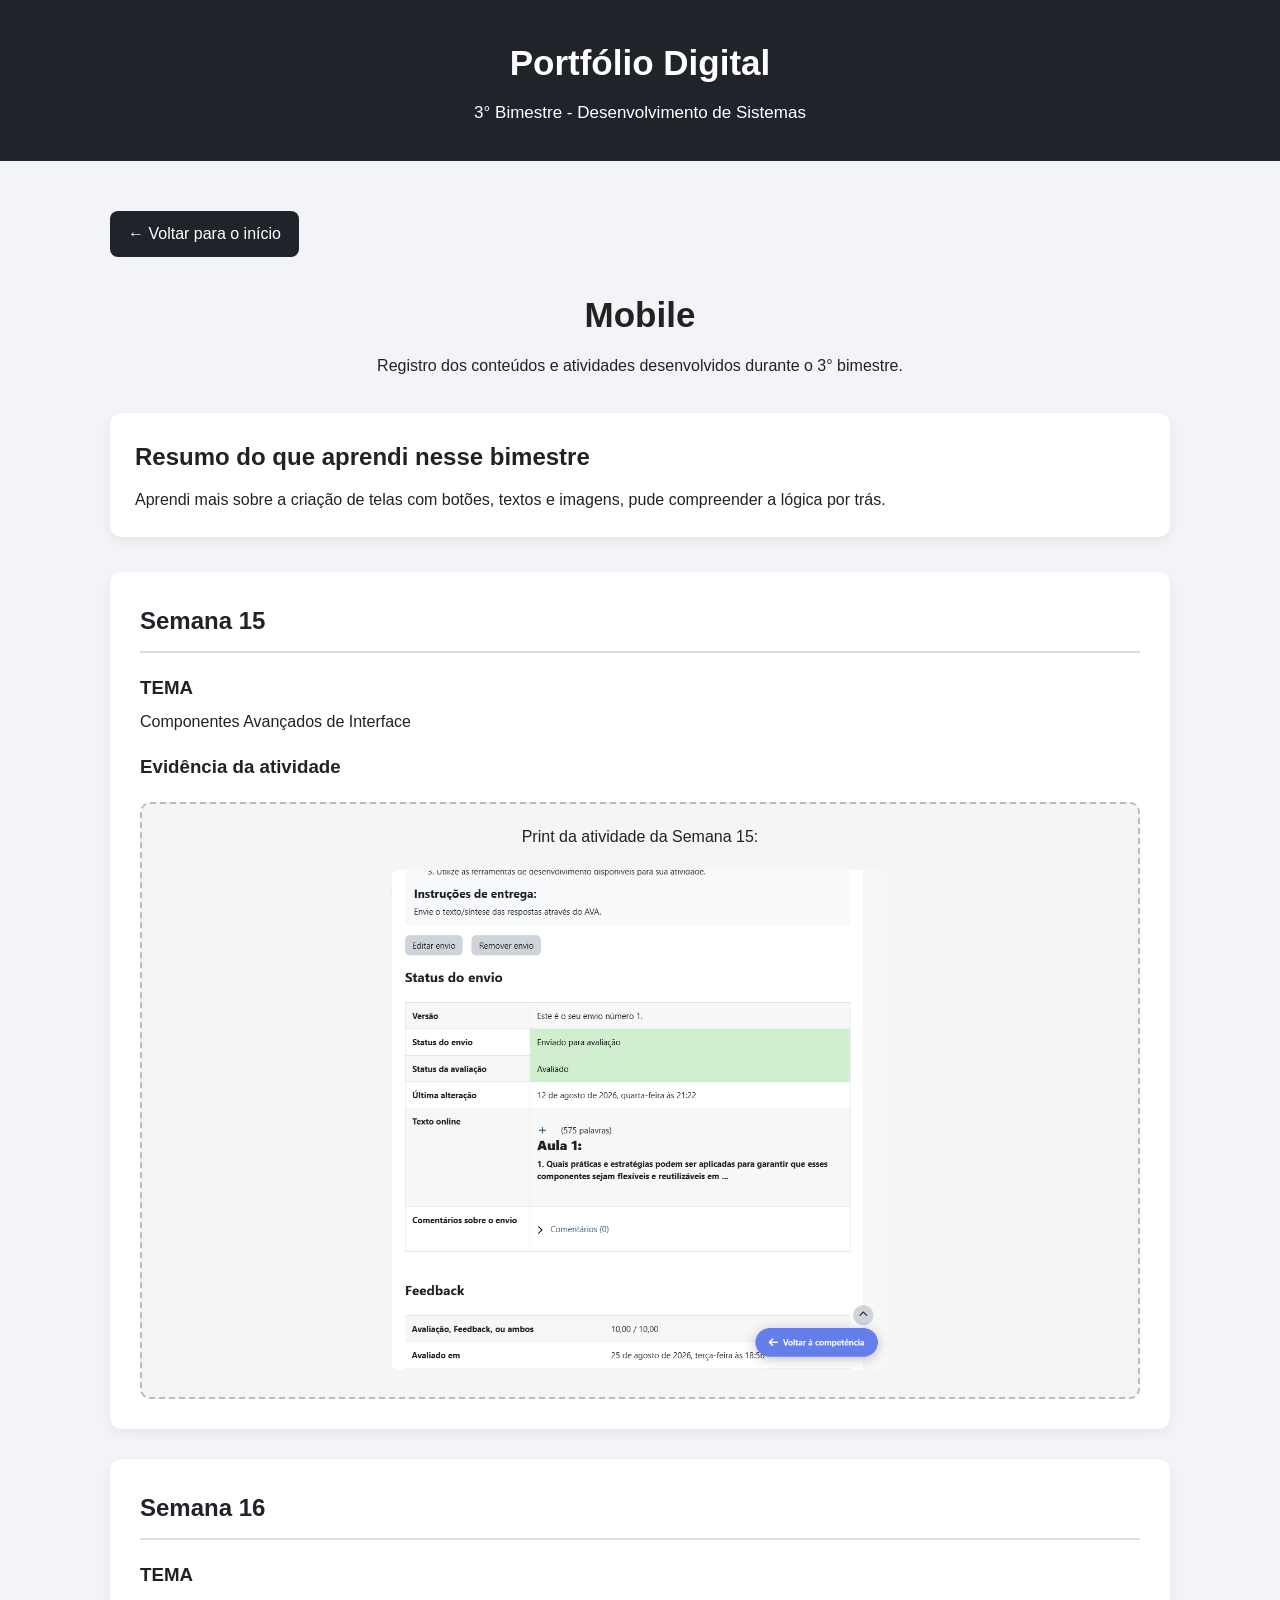
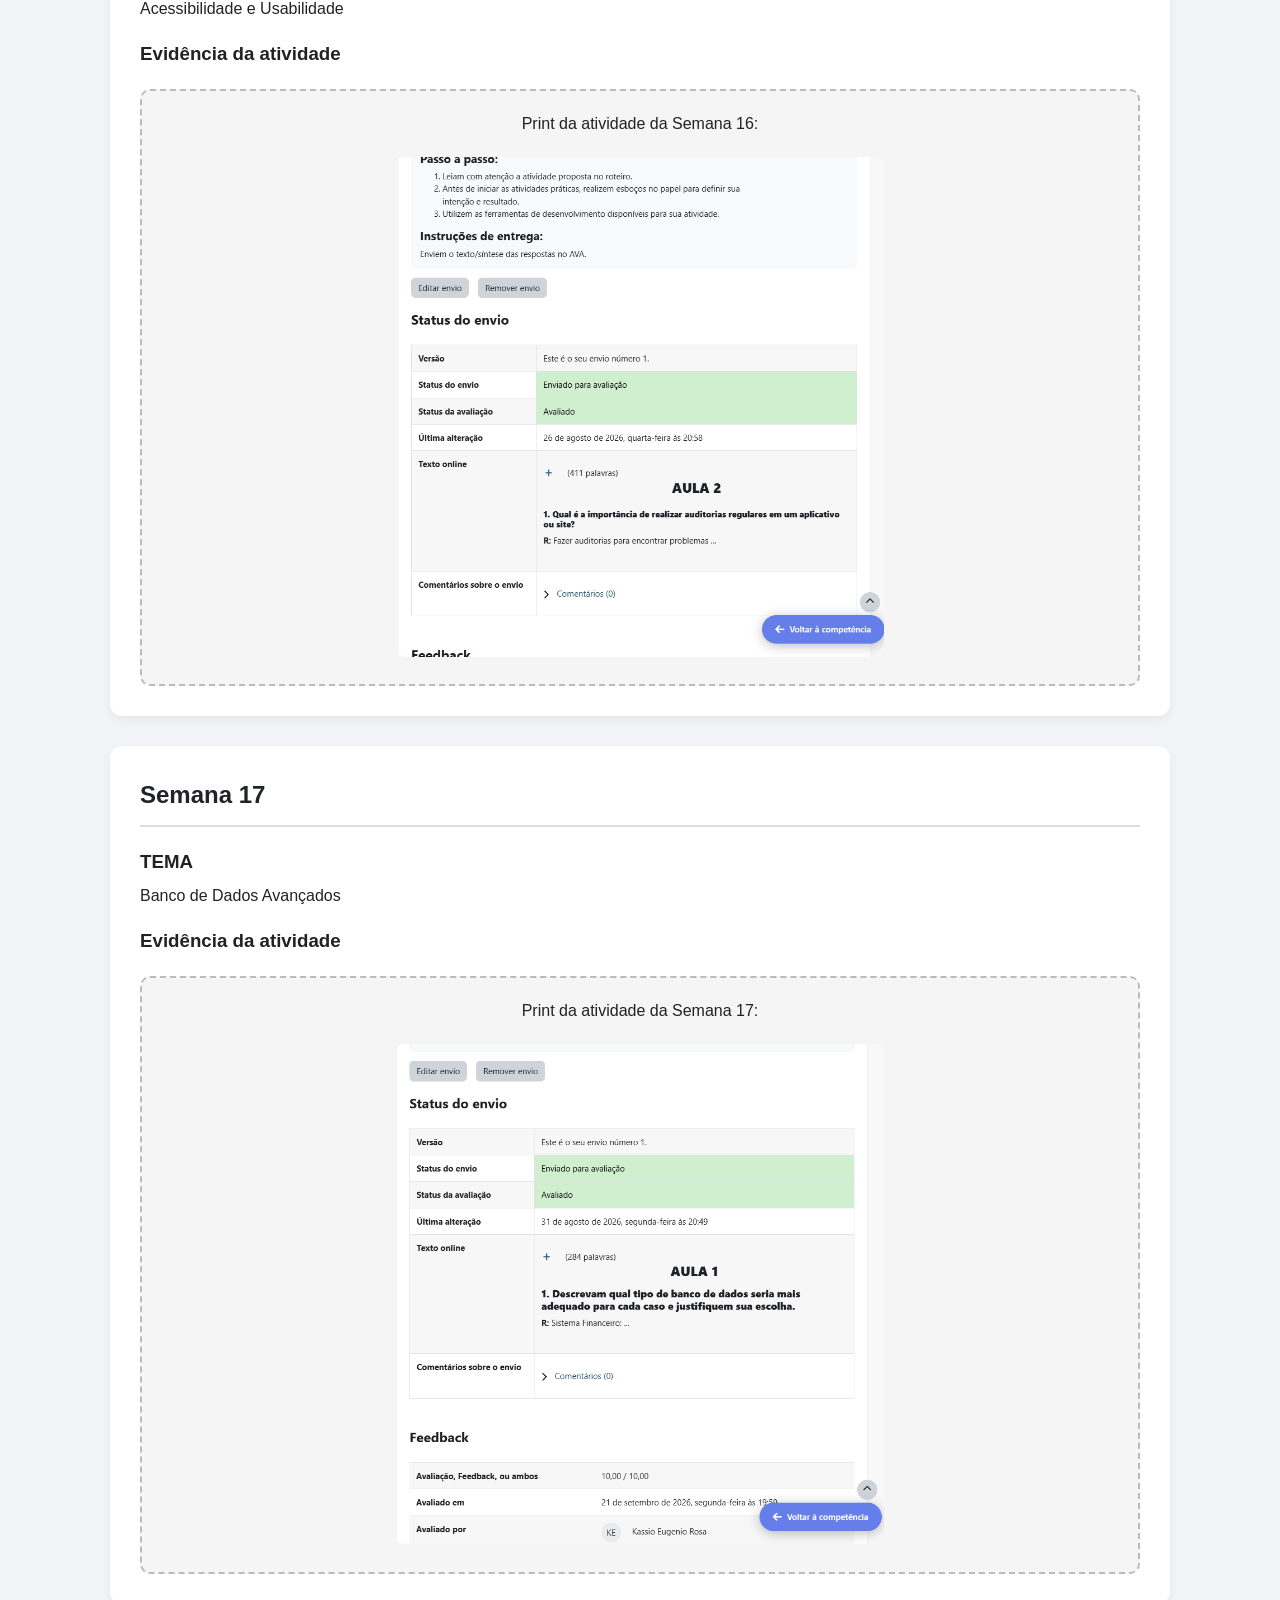
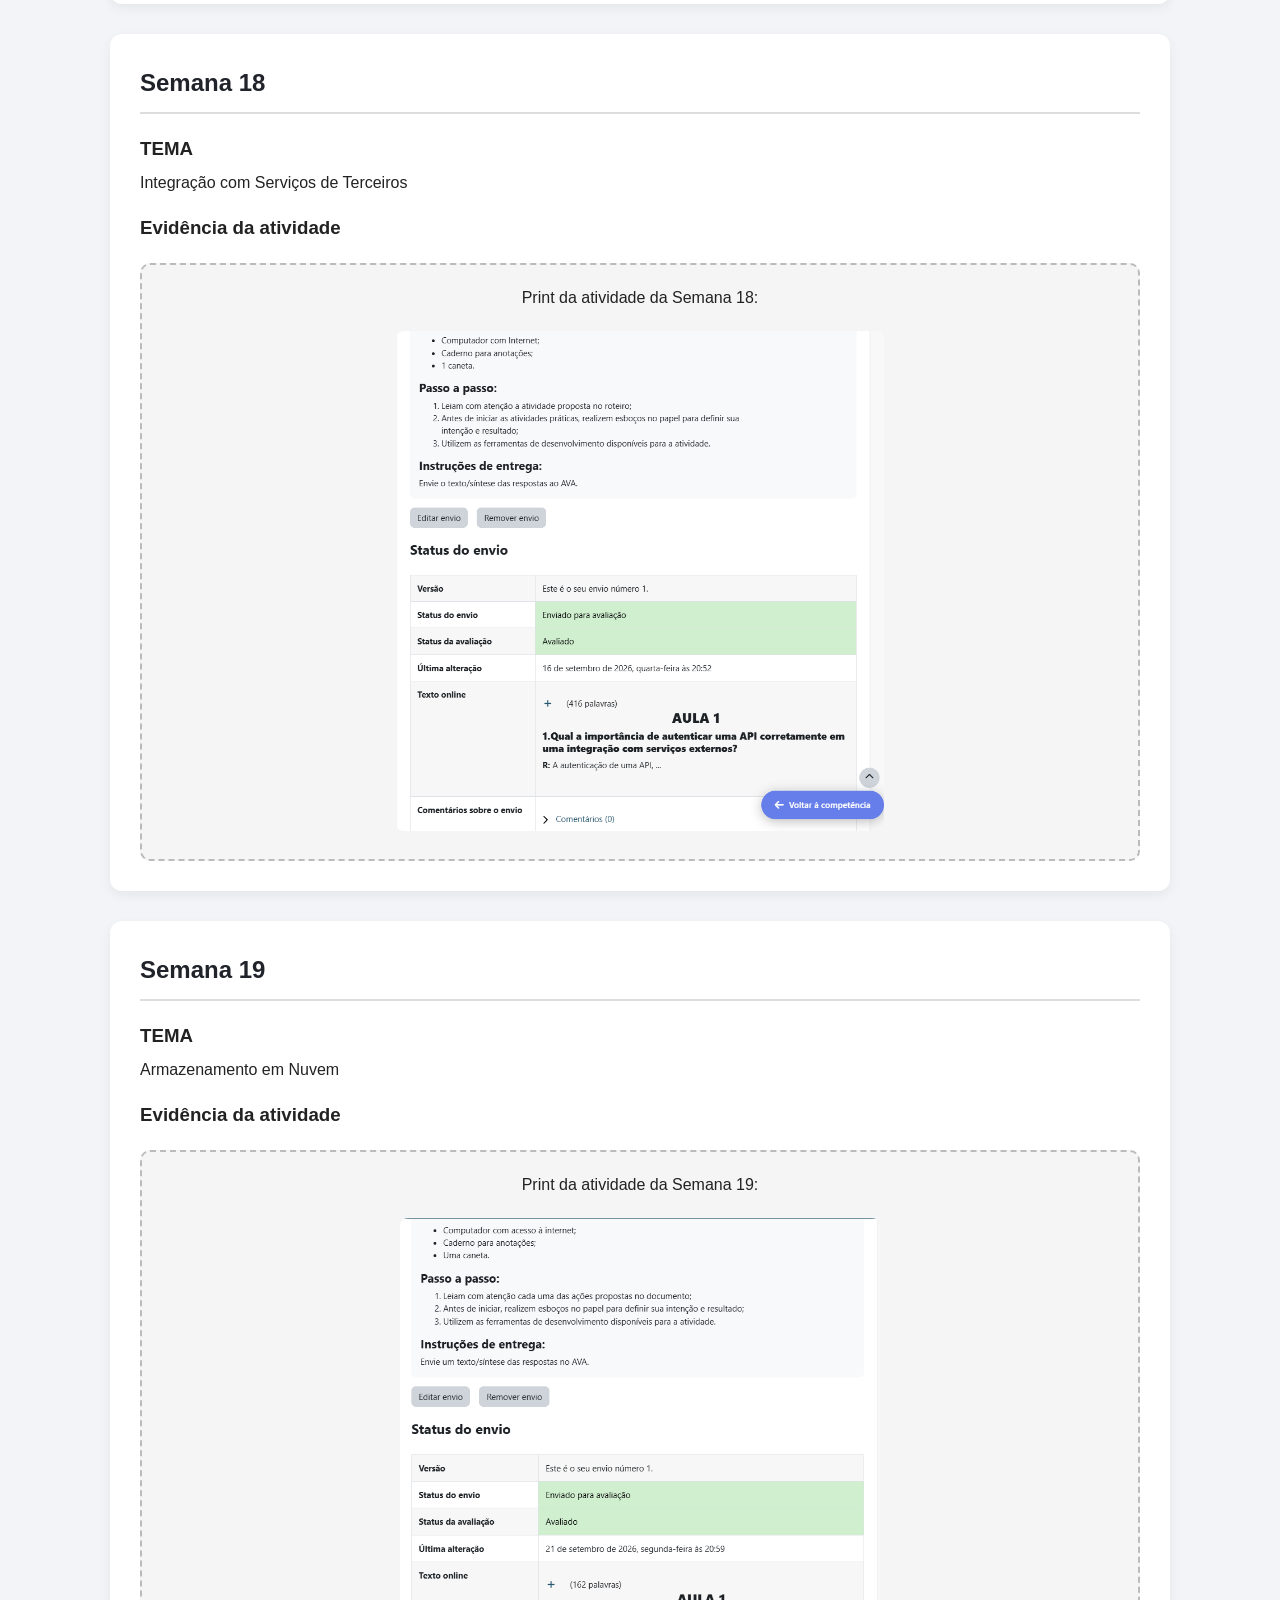
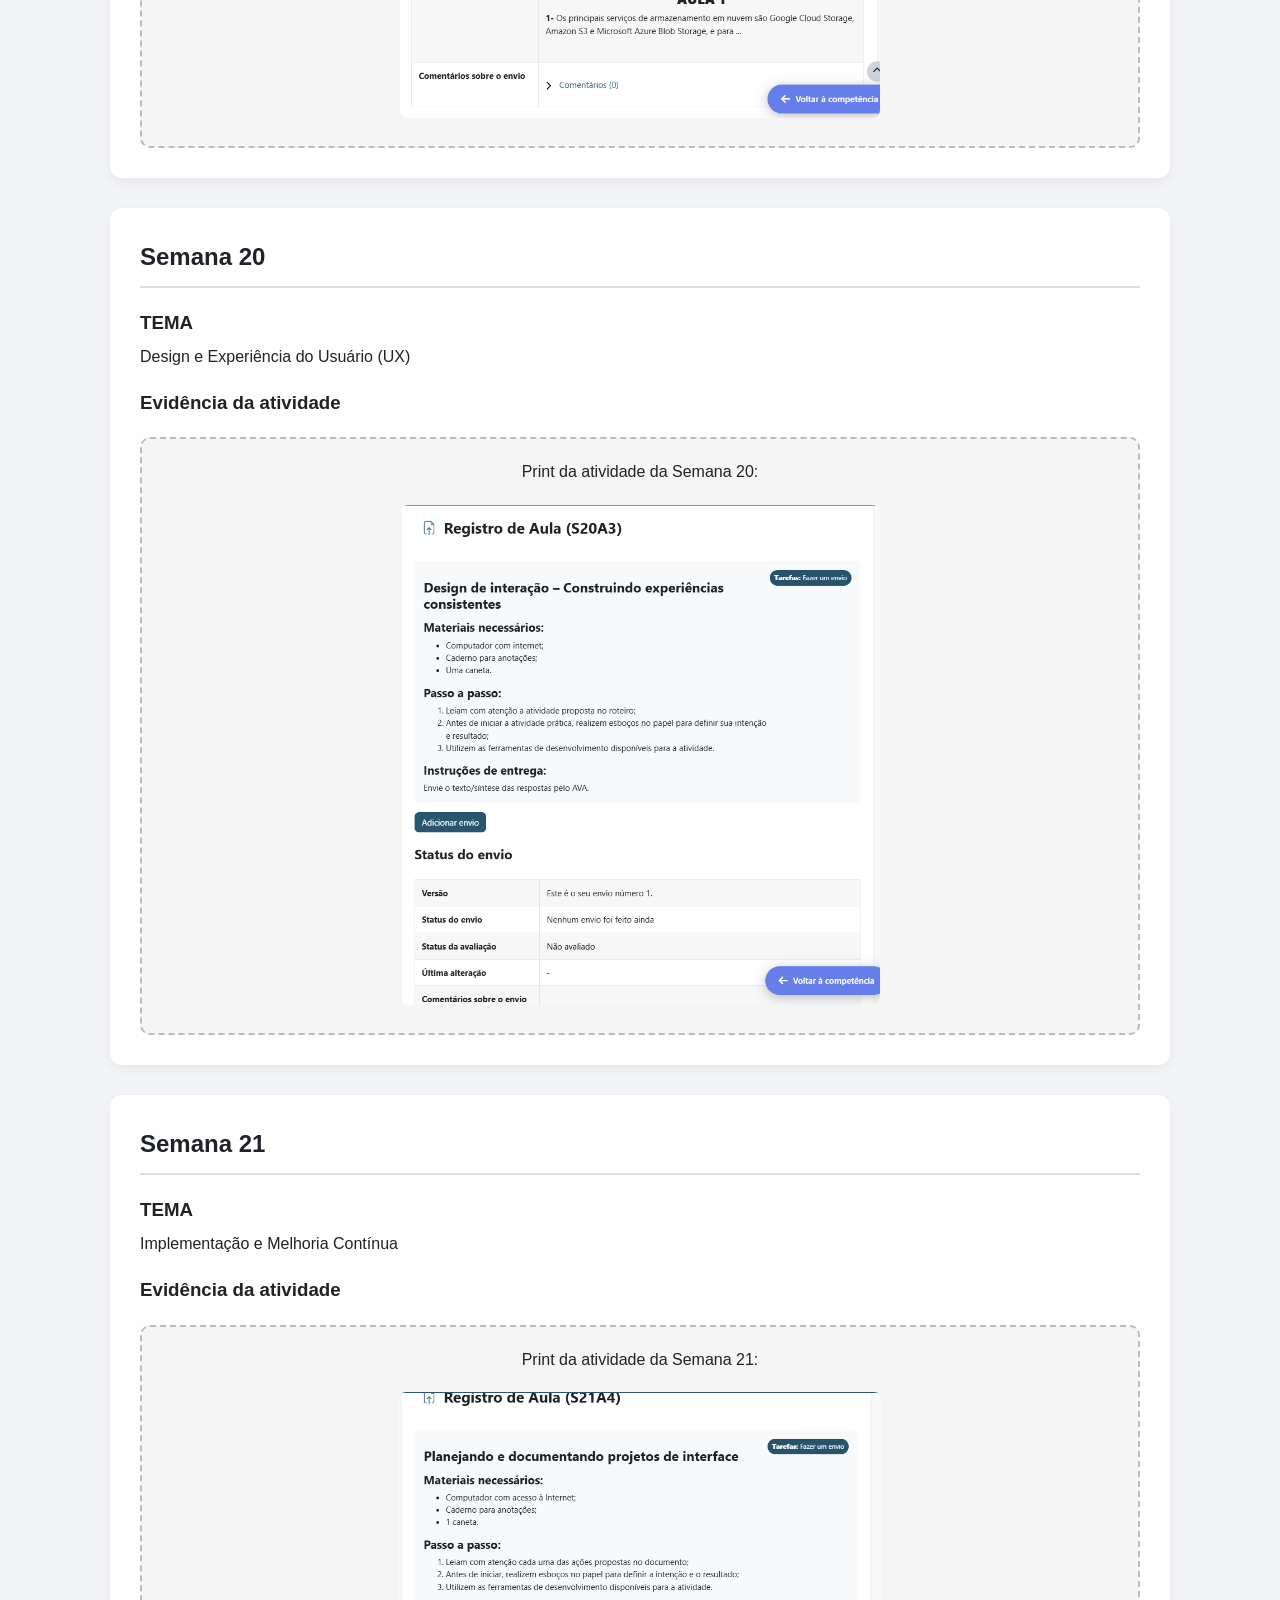
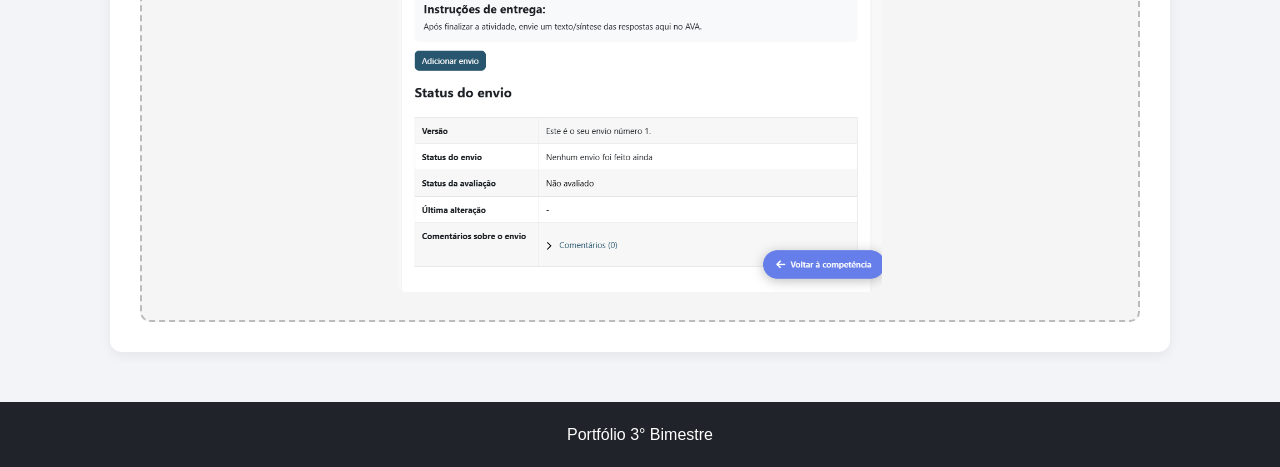
<file: mobile.html>
<!DOCTYPE html>
<html lang="pt-BR">

<head>
    <meta charset="UTF-8">
    <meta name="viewport" content="width=device-width, initial-scale=1.0">

    <title>Mobile - Portfólio</title>

    <link rel="stylesheet" href="styles.css">
</head>

<body>

    <header>
        <h1>Portfólio Digital</h1>
        <p>3° Bimestre - Desenvolvimento de Sistemas</p>
    </header>

    <main>

        <a href="index.html" class="voltar">
            ← Voltar para o início
        </a>

        <section class="titulo-materia">

            <h1>Mobile</h1>

            <p>
                Registro dos conteúdos e atividades desenvolvidos
                durante o 3° bimestre.
            </p>

        </section>


        <!-- RESUMO -->

        <section class="resumo">

            <h2>Resumo do que aprendi nesse bimestre</h2>

            <p>
                Aprendi mais sobre a criação de telas com botões, textos e imagens, pude compreender a lógica por trás.
            </p>

        </section>


        <!-- SEMANA 15 -->

        <section class="semana">

            <h2>Semana 15</h2>

            <h3>TEMA</h3>

            <p>
                Componentes Avançados de Interface
            </p>

            <h3>Evidência da atividade</h3>

            <div class="print">

                <p>Print da atividade da Semana 15:</p>

                <img src="imagens/MOBS15.png"
                     alt="Print da atividade da Semana 15">

            </div>

        </section>


        <!-- SEMANA 16 -->

        <section class="semana">

            <h2>Semana 16</h2>

            <h3>TEMA</h3>

            <p>
                Acessibilidade e Usabilidade
            </p>

            <h3>Evidência da atividade</h3>

            <div class="print">

                <p>Print da atividade da Semana 16:</p>

                <img src="imagens/MOBS16.png"
                     alt="Print da atividade da Semana 16">

            </div>

        </section>


        <!-- SEMANA 17 -->
        <section class="semana">

            <h2>Semana 17</h2>

            <h3>TEMA</h3>

            <p>
                Banco de Dados Avançados
            </p>

            <h3>Evidência da atividade</h3>

            <div class="print">

                <p>Print da atividade da Semana 17:</p>

                <img src="imagens/MOBS17.png"
                     alt="Print da atividade da Semana 17">

            </div>

        </section>


        <!-- SEMANA 18 -->
        <section class="semana">

            <h2>Semana 18</h2>

            <h3>TEMA</h3>

            <p>
                Integração com Serviços de Terceiros
            </p>

            <h3>Evidência da atividade</h3>

            <div class="print">

                <p>Print da atividade da Semana 18:</p>

                <img src="imagens/MOBS18.png"
                     alt="Print da atividade da Semana 18">

            </div>

        </section>


        <!-- SEMANA 19 -->

        <section class="semana">

            <h2>Semana 19</h2>

            <h3>TEMA</h3>

            <p>
                Armazenamento em Nuvem
            </p>

            <h3>Evidência da atividade</h3>

            <div class="print">

                <p>Print da atividade da Semana 19:</p>

                <img src="imagens/MOBS19.png"
                     alt="Print da atividade da Semana 19">

            </div>

        </section>


        <!-- SEMANA 20 -->

        <section class="semana">

            <h2>Semana 20</h2>

            <h3>TEMA</h3>

            <p>
                Design e Experiência do Usuário (UX)
            </p>

            <h3>Evidência da atividade</h3>

            <div class="print">

                <p>Print da atividade da Semana 20:</p>

                <img src="imagens/MOBS20.png"
                     alt="Print da atividade da Semana 20">

            </div>

        </section>

        <!-- SEMANA 21 -->

        <section class="semana">

            <h2>Semana 21</h2>

            <h3>TEMA</h3>

            <p>
                Implementação e Melhoria Contínua
            </p>

            <h3>Evidência da atividade</h3>

            <div class="print">

                <p>Print da atividade da Semana 21:</p>

                <img src="imagens/MOBS21.png"
                     alt="Print da atividade da Semana 21">

            </div>

        </section>

    </main>

    <footer>
        <p>Portfólio 3° Bimestre</p>
    </footer>

</body>

</html>
</file>
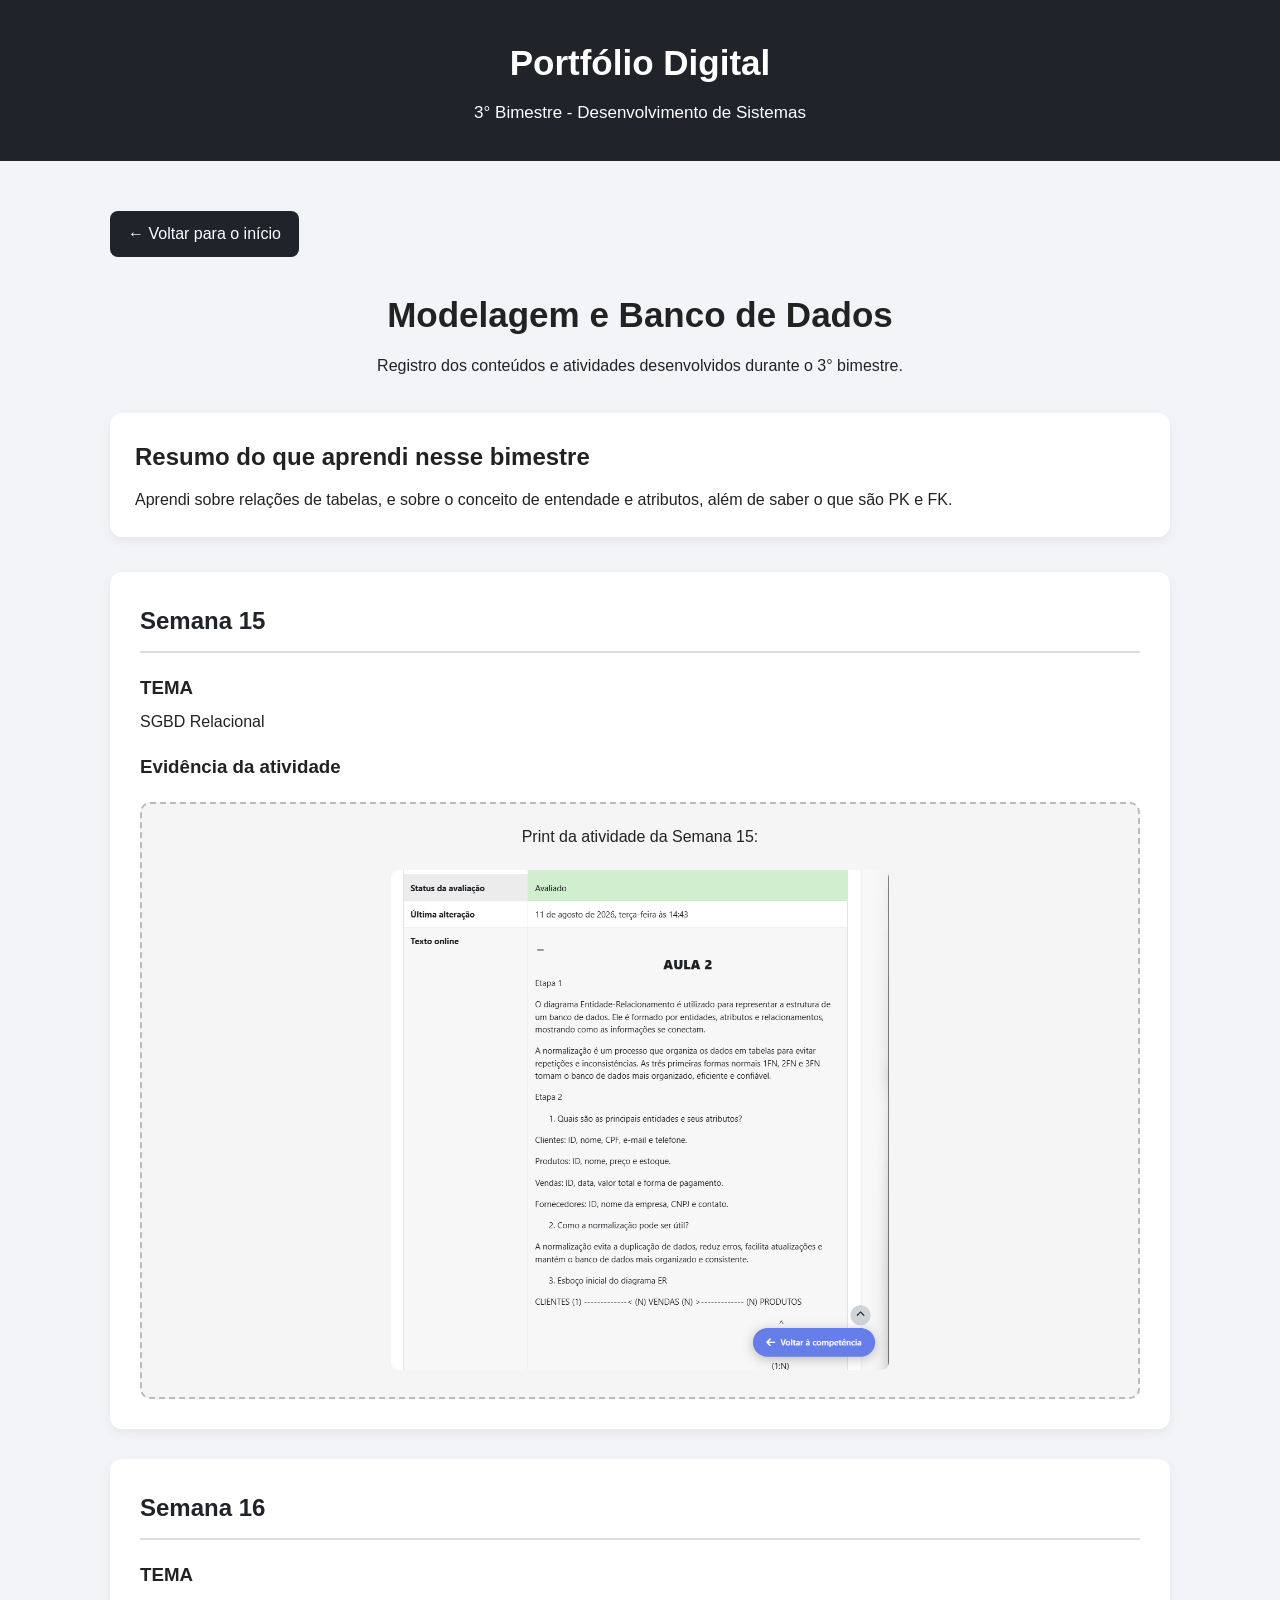
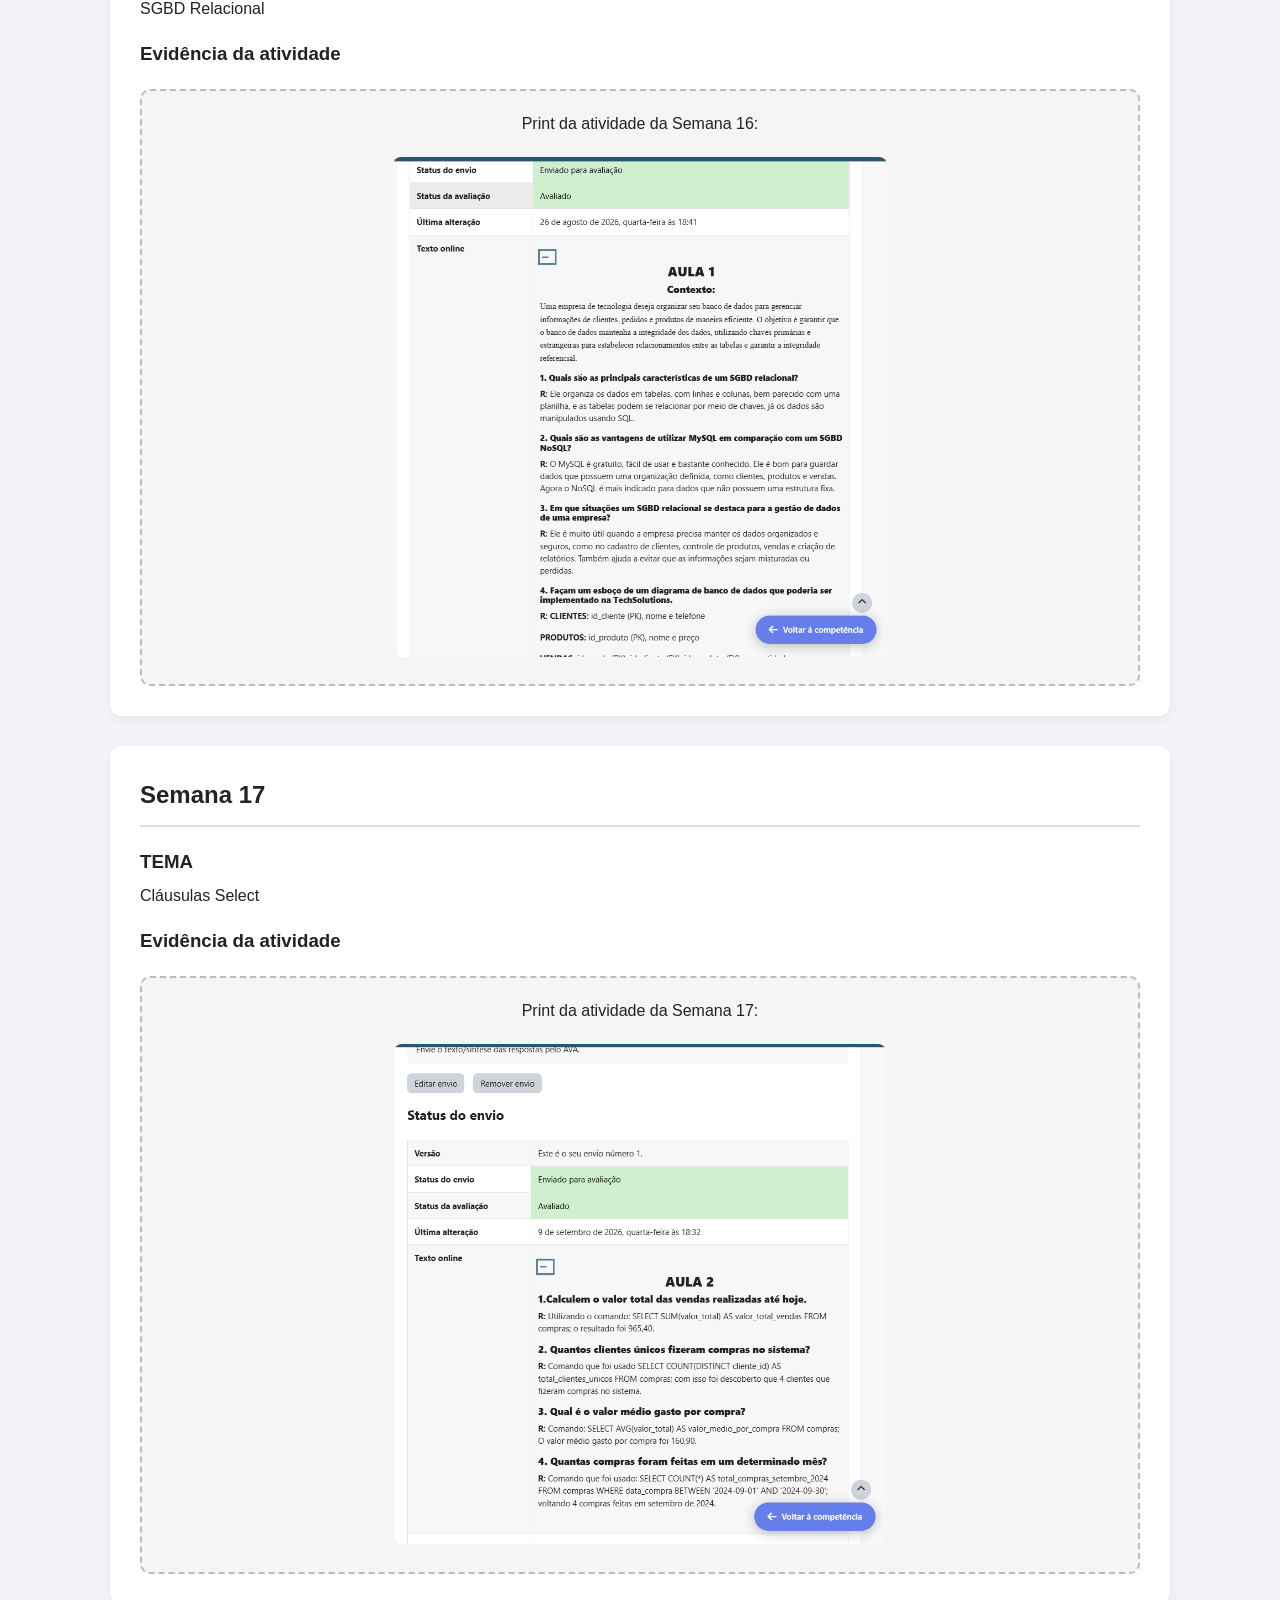
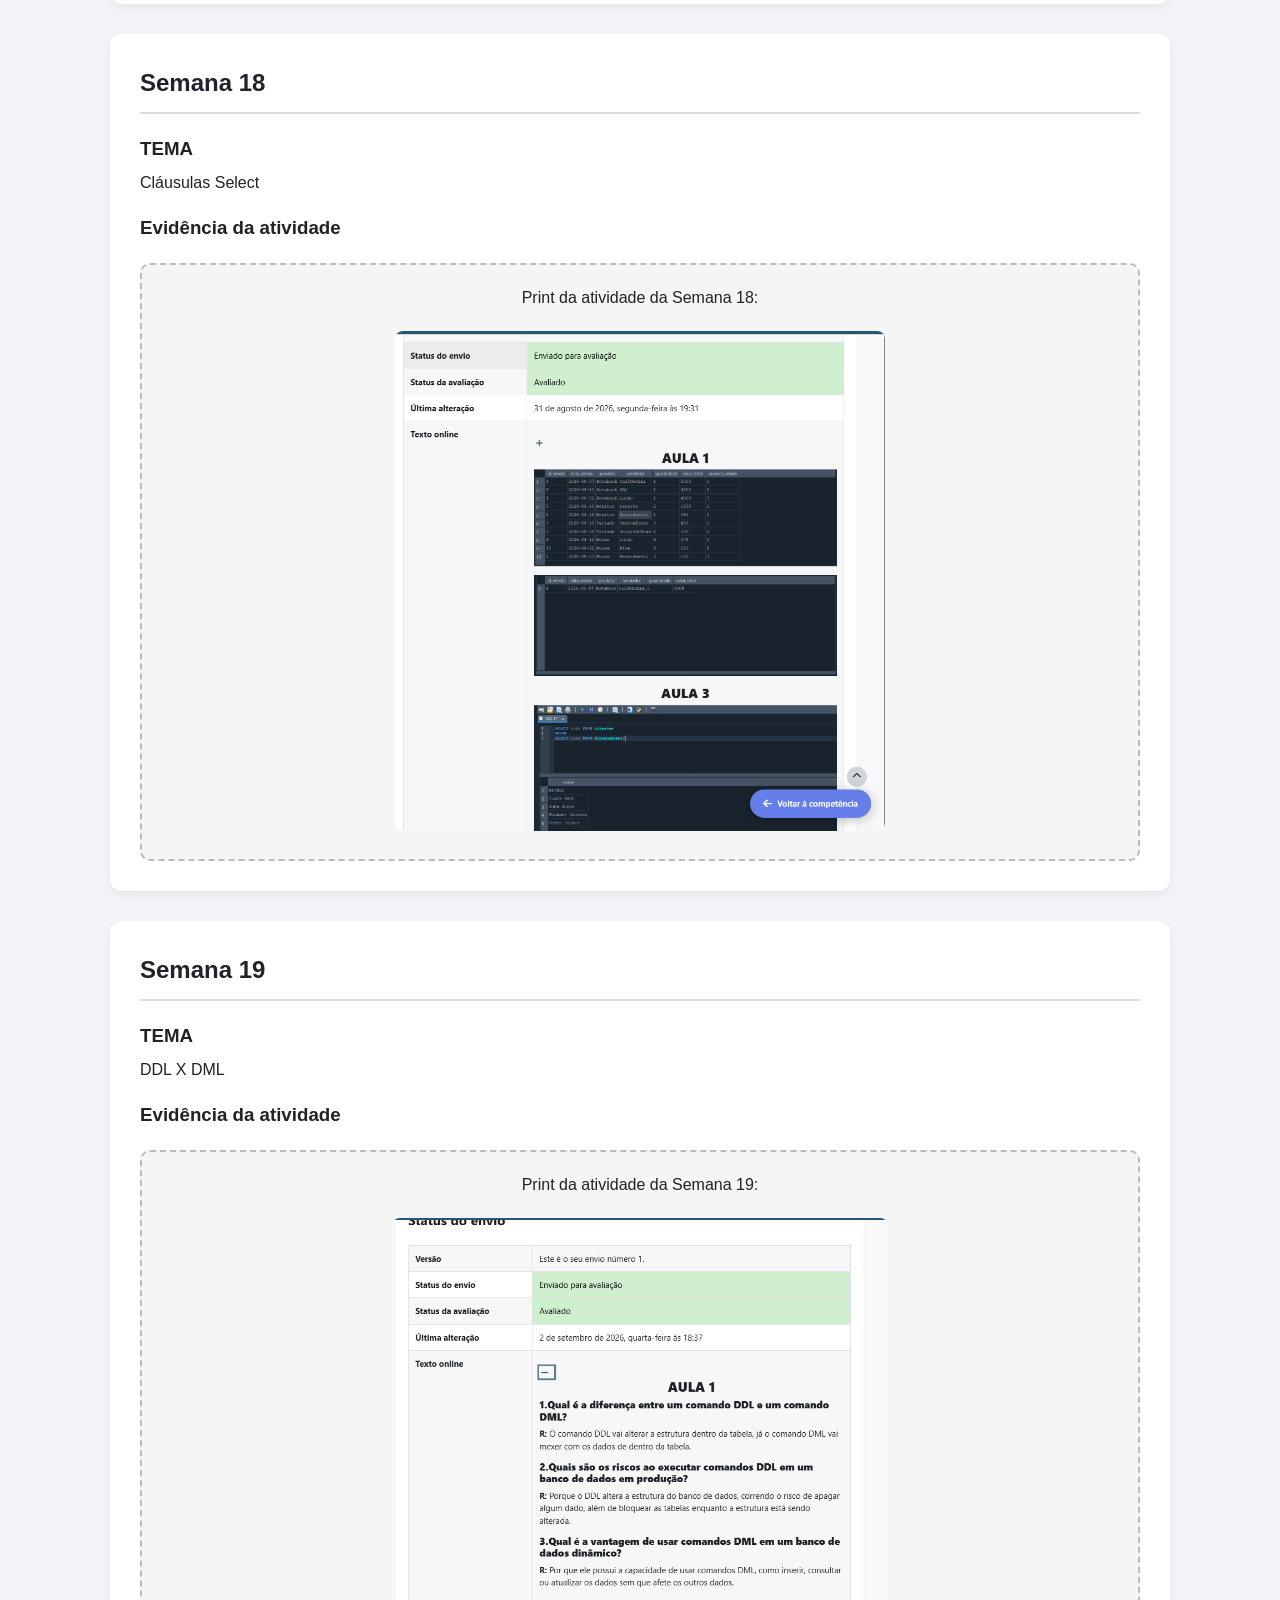
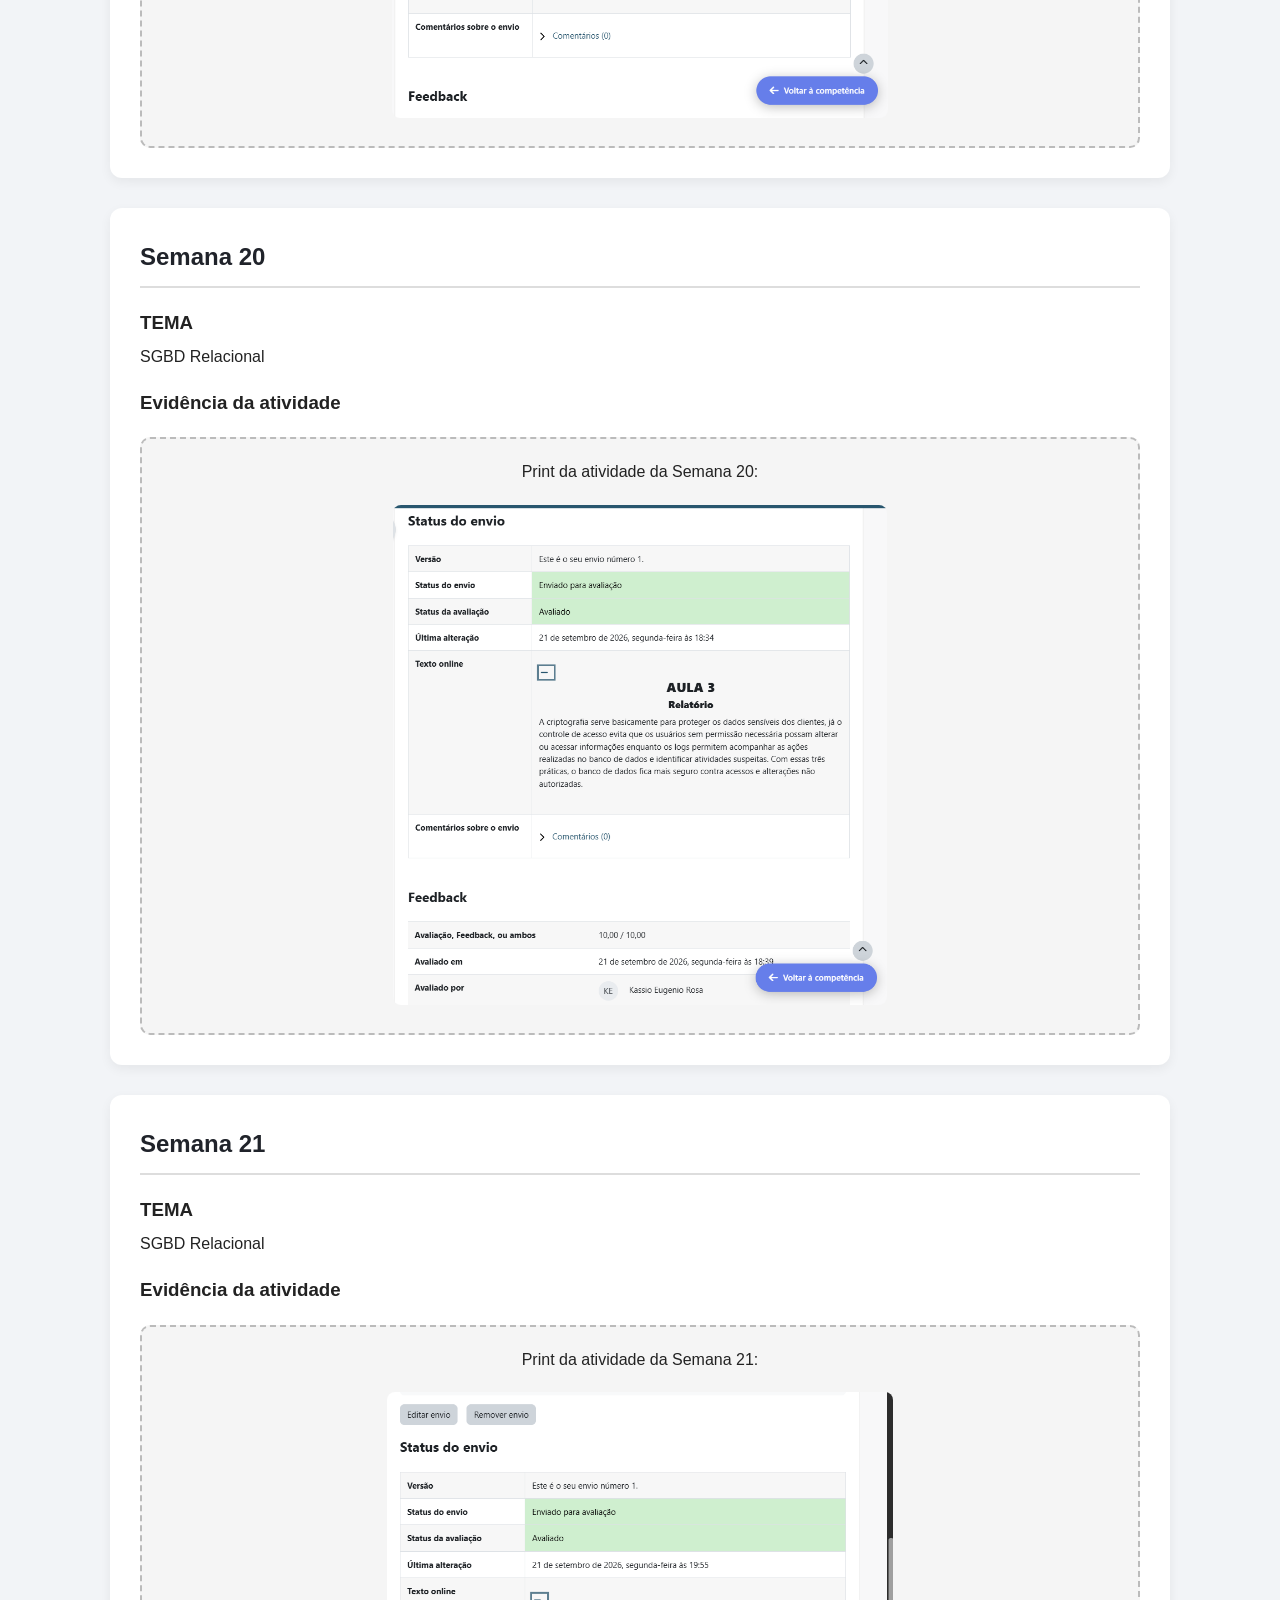
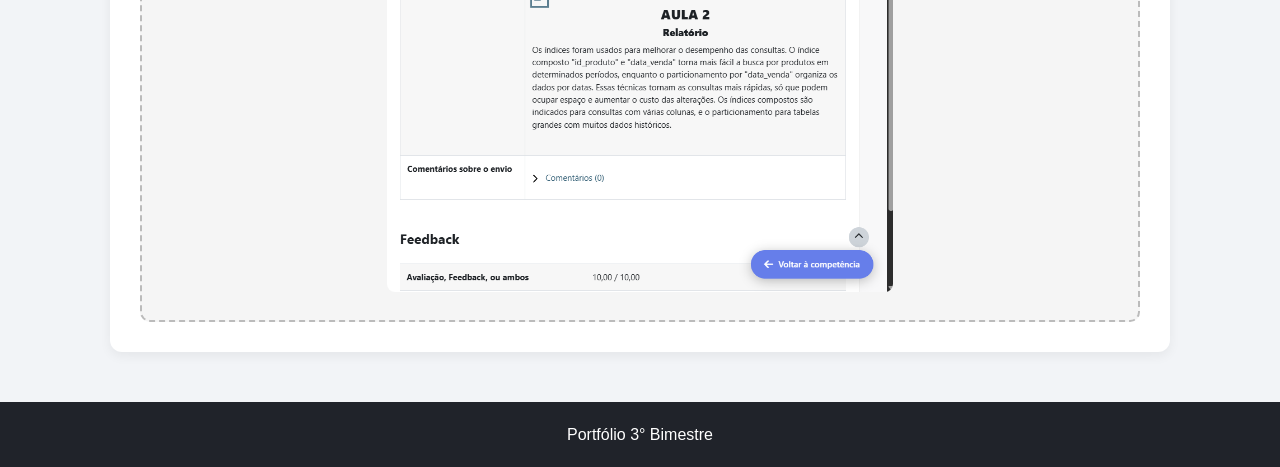
<file: Mod.html>
<!DOCTYPE html>
<html lang="pt-BR">

<head>
    <meta charset="UTF-8">
    <meta name="viewport" content="width=device-width, initial-scale=1.0">

    <title>Modelagem e Banco de Dados - Portfólio</title>

    <link rel="stylesheet" href="styles.css">
</head>

<body>

    <header>
        <h1>Portfólio Digital</h1>
        <p>3° Bimestre - Desenvolvimento de Sistemas</p>
    </header>

    <main>

        <a href="index.html" class="voltar">
            ← Voltar para o início
        </a>

        <section class="titulo-materia">

            <h1>Modelagem e Banco de Dados</h1>

            <p>
                Registro dos conteúdos e atividades desenvolvidos
                durante o 3° bimestre.
            </p>

        </section>


        <!-- RESUMO -->

        <section class="resumo">

            <h2>Resumo do que aprendi nesse bimestre</h2>

            <p>
                Aprendi sobre relações de tabelas, e sobre o conceito de entendade e atributos, além de saber o que são PK e FK.
            </p>

        </section>


        <!-- SEMANA 15 -->

        <section class="semana">

            <h2>Semana 15</h2>

            <h3>TEMA</h3>

            <p>
                SGBD Relacional
            </p>

            <h3>Evidência da atividade</h3>

            <div class="print">

                <p>Print da atividade da Semana 15:</p>

                <img src="imagens/MODS15.png"
                     alt="Print da atividade da Semana 15">

            </div>

        </section>


        <!-- SEMANA 16 -->

        <section class="semana">

            <h2>Semana 16</h2>

            <h3>TEMA</h3>

            <p>
                SGBD Relacional
            </p>

            <h3>Evidência da atividade</h3>

            <div class="print">

                <p>Print da atividade da Semana 16:</p>

                <img src="imagens/MODS16.png"
                     alt="Print da atividade da Semana 16">

            </div>

        </section>


        <!-- SEMANA 17 -->
        <section class="semana">

            <h2>Semana 17</h2>

            <h3>TEMA</h3>

            <p>
                Cláusulas Select
            </p>

            <h3>Evidência da atividade</h3>

            <div class="print">

                <p>Print da atividade da Semana 17:</p>

                <img src="imagens/MODS17.png"
                     alt="Print da atividade da Semana 17">

            </div>

        </section>


        <!-- SEMANA 18 -->
        <section class="semana">

            <h2>Semana 18</h2>

            <h3>TEMA</h3>

            <p>
                Cláusulas Select
            </p>

            <h3>Evidência da atividade</h3>

            <div class="print">

                <p>Print da atividade da Semana 18:</p>

                <img src="imagens/MODS18.png"
                     alt="Print da atividade da Semana 18">

            </div>

        </section>


        <!-- SEMANA 19 -->

        <section class="semana">

            <h2>Semana 19</h2>

            <h3>TEMA</h3>

            <p>
                DDL X DML
            </p>

            <h3>Evidência da atividade</h3>

            <div class="print">

                <p>Print da atividade da Semana 19:</p>

                <img src="imagens/MODS19.png"
                     alt="Print da atividade da Semana 19">

            </div>

        </section>


        <!-- SEMANA 20 -->

        <section class="semana">

            <h2>Semana 20</h2>

            <h3>TEMA</h3>

            <p>
                SGBD Relacional
            </p>

            <h3>Evidência da atividade</h3>

            <div class="print">

                <p>Print da atividade da Semana 20:</p>

                <img src="imagens/MODS20.png"
                     alt="Print da atividade da Semana 20">

            </div>

        </section>

        <!-- SEMANA 21 -->

        <section class="semana">

            <h2>Semana 21</h2>

            <h3>TEMA</h3>

            <p>
                SGBD Relacional
            </p>

            <h3>Evidência da atividade</h3>

            <div class="print">

                <p>Print da atividade da Semana 21:</p>

                <img src="imagens/MODS21.png"
                     alt="Print da atividade da Semana 21">

            </div>

        </section>

    </main>

    <footer>
        <p>Portfólio 3° Bimestre</p>
    </footer>

</body>

</html>
</file>
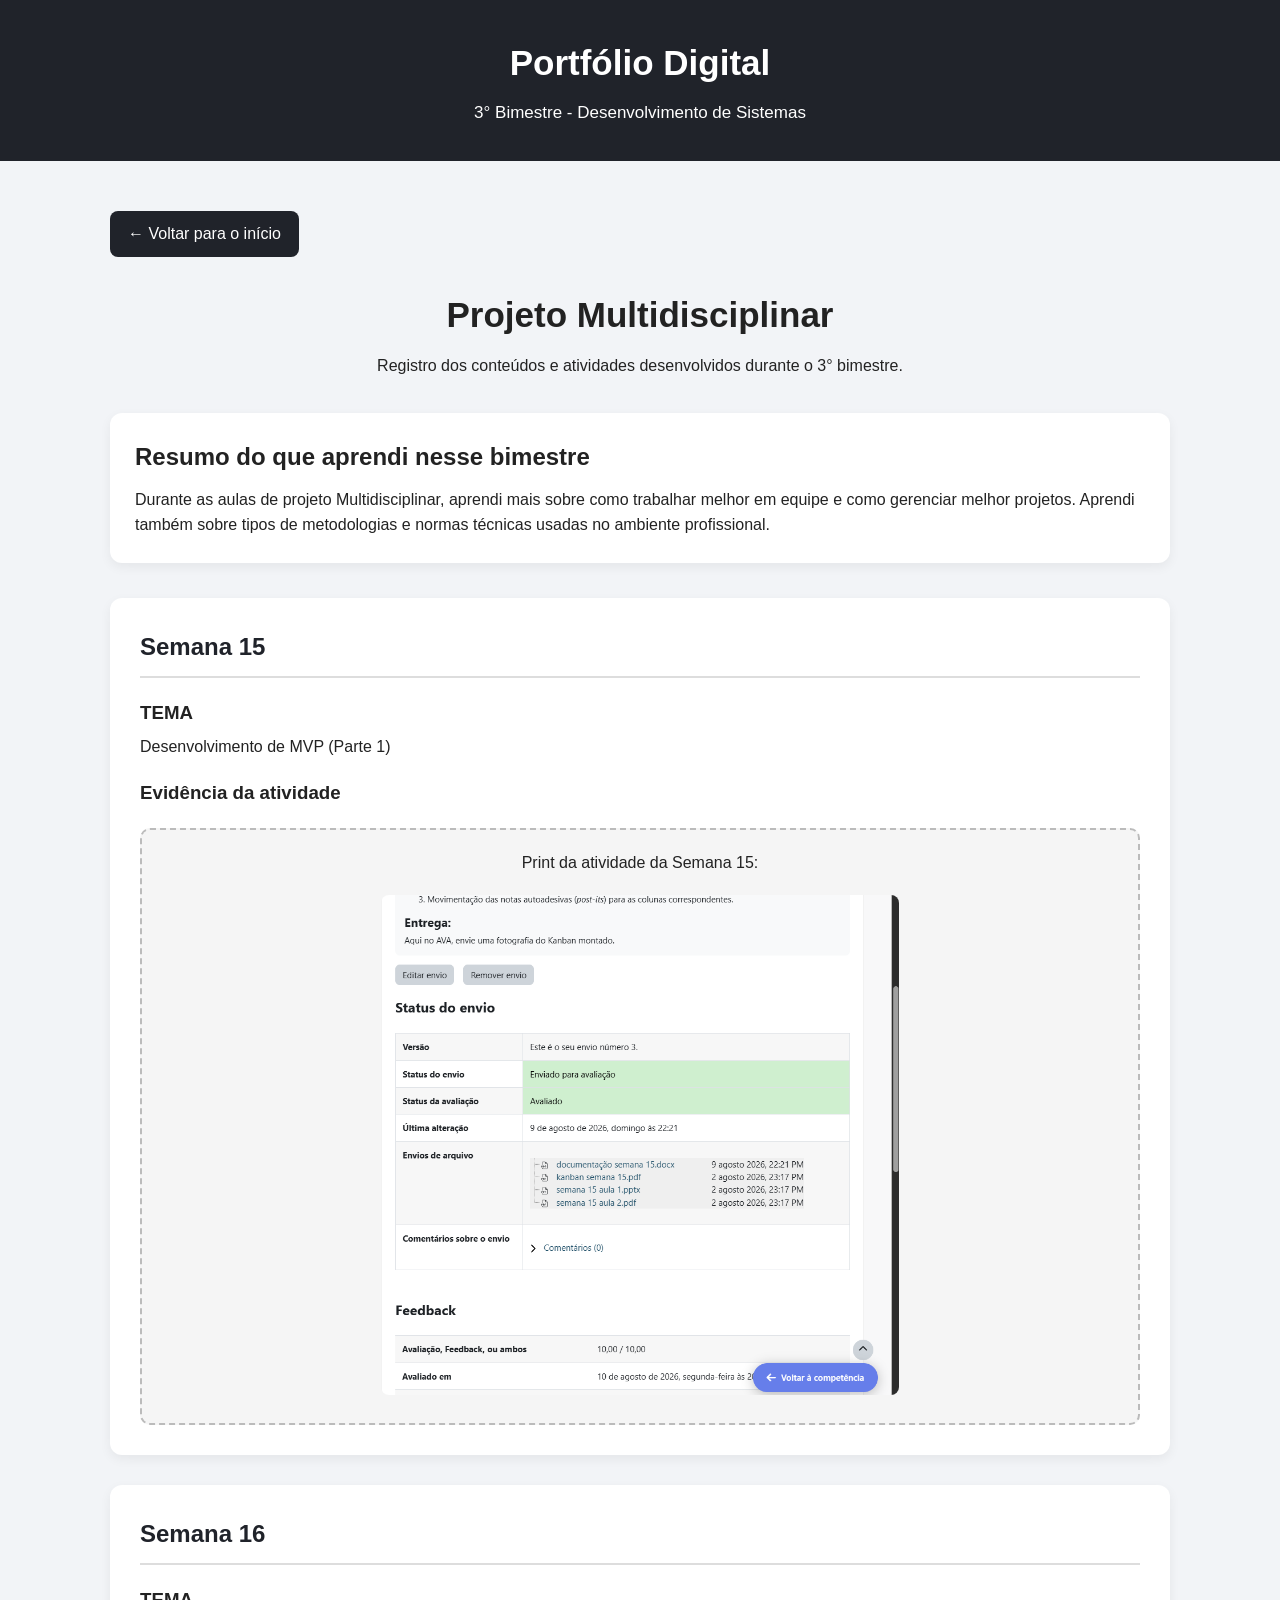
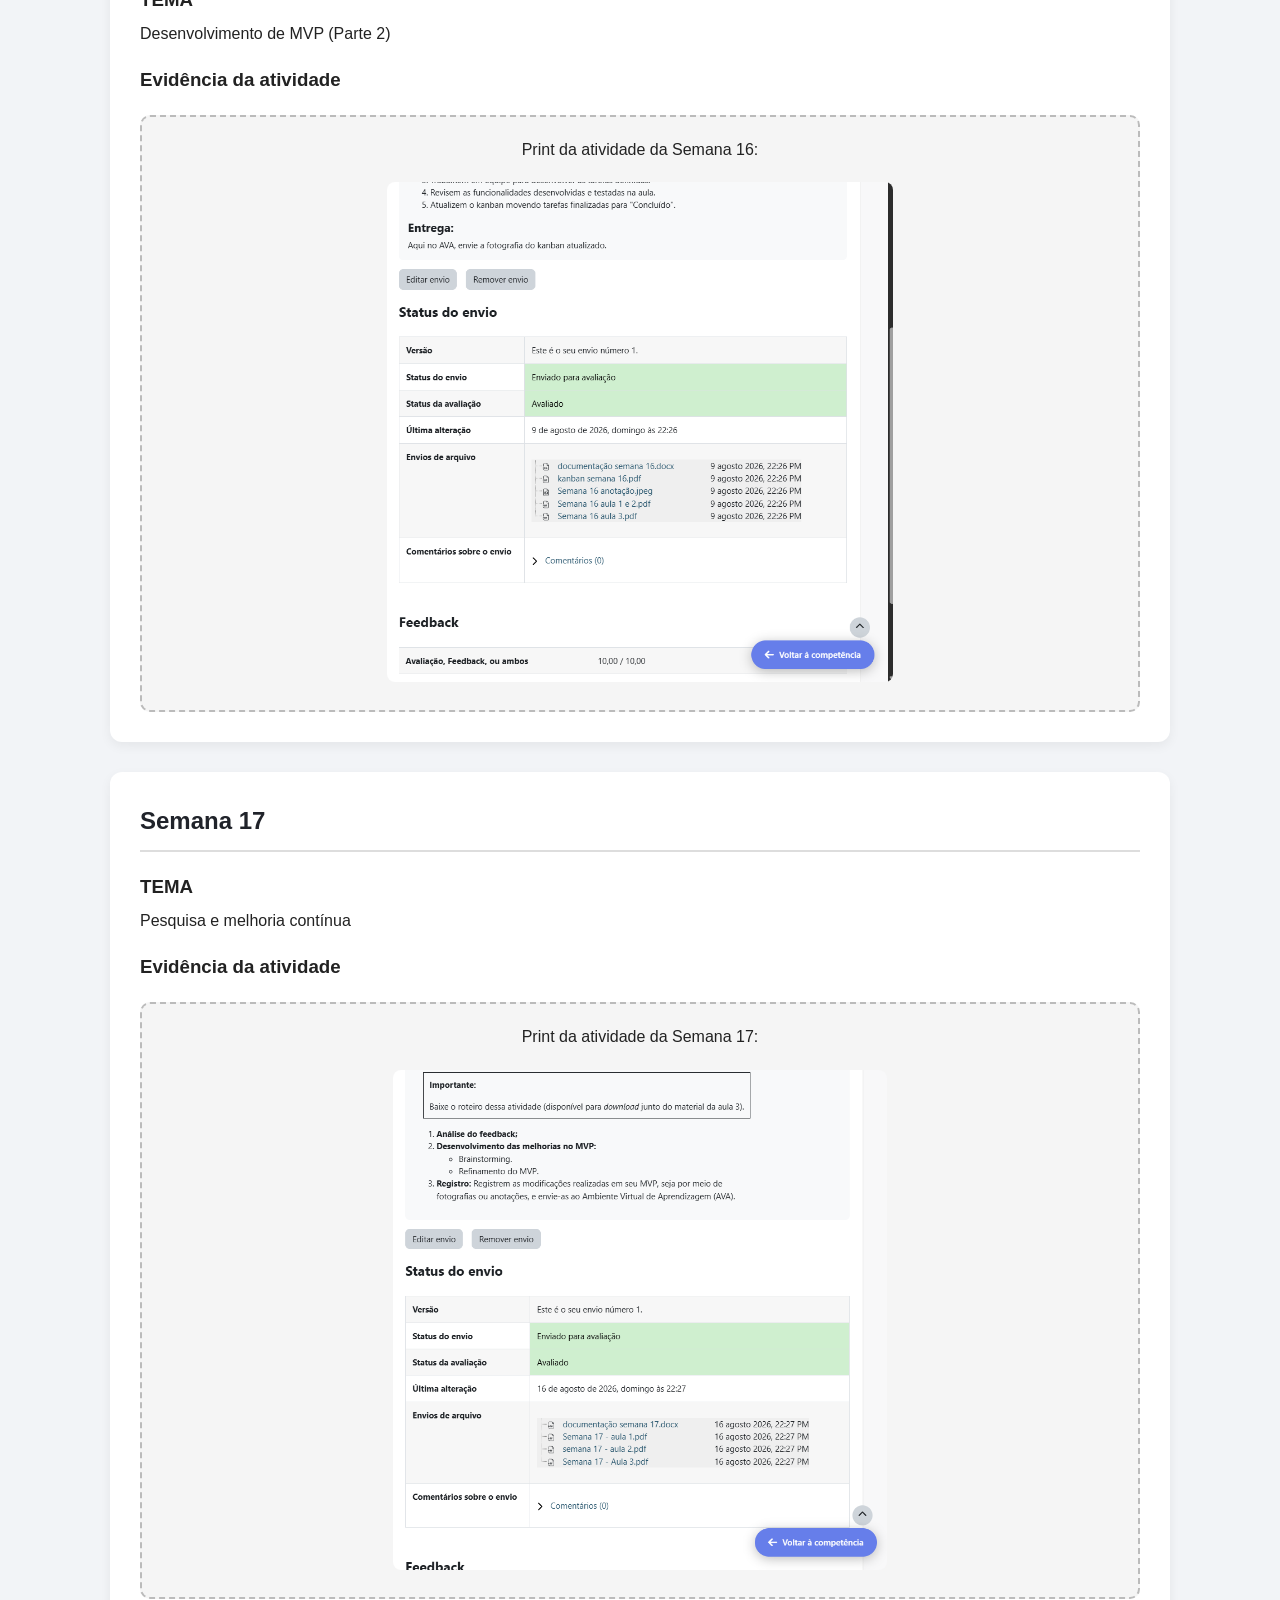
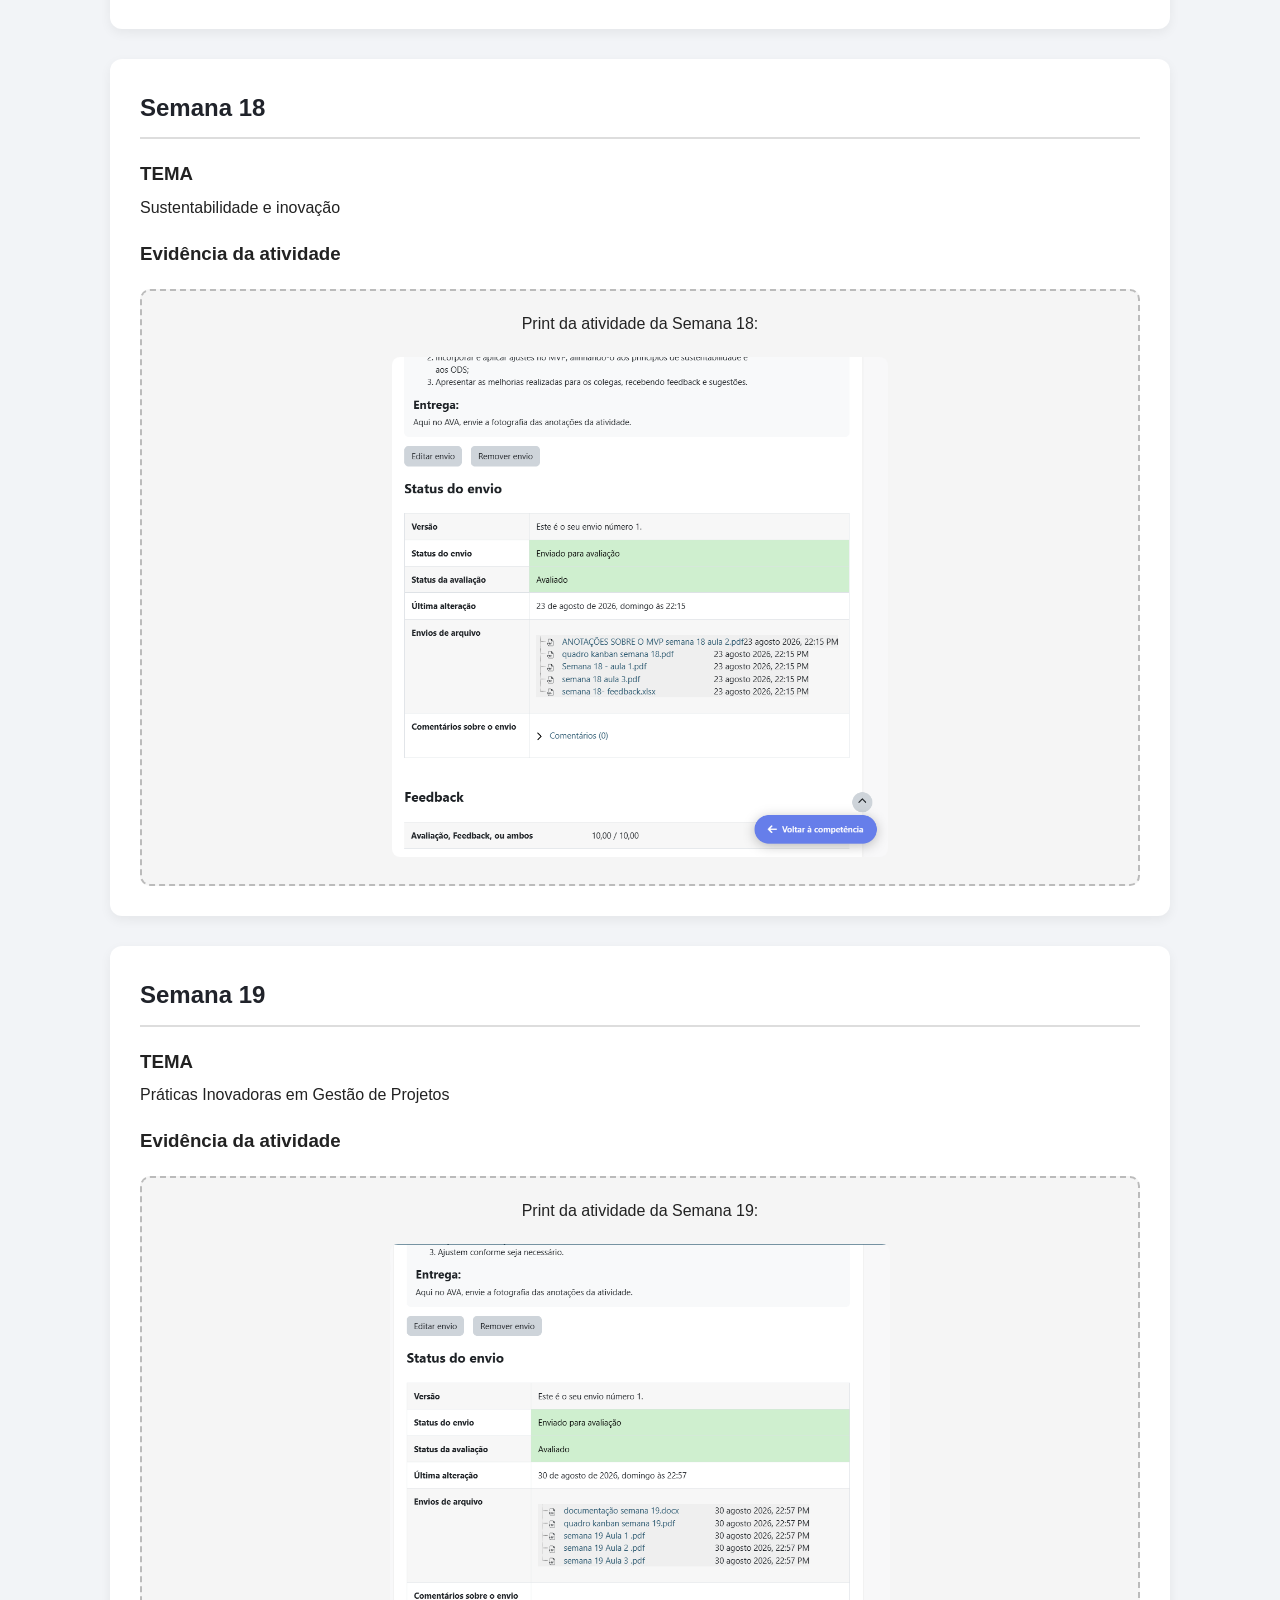
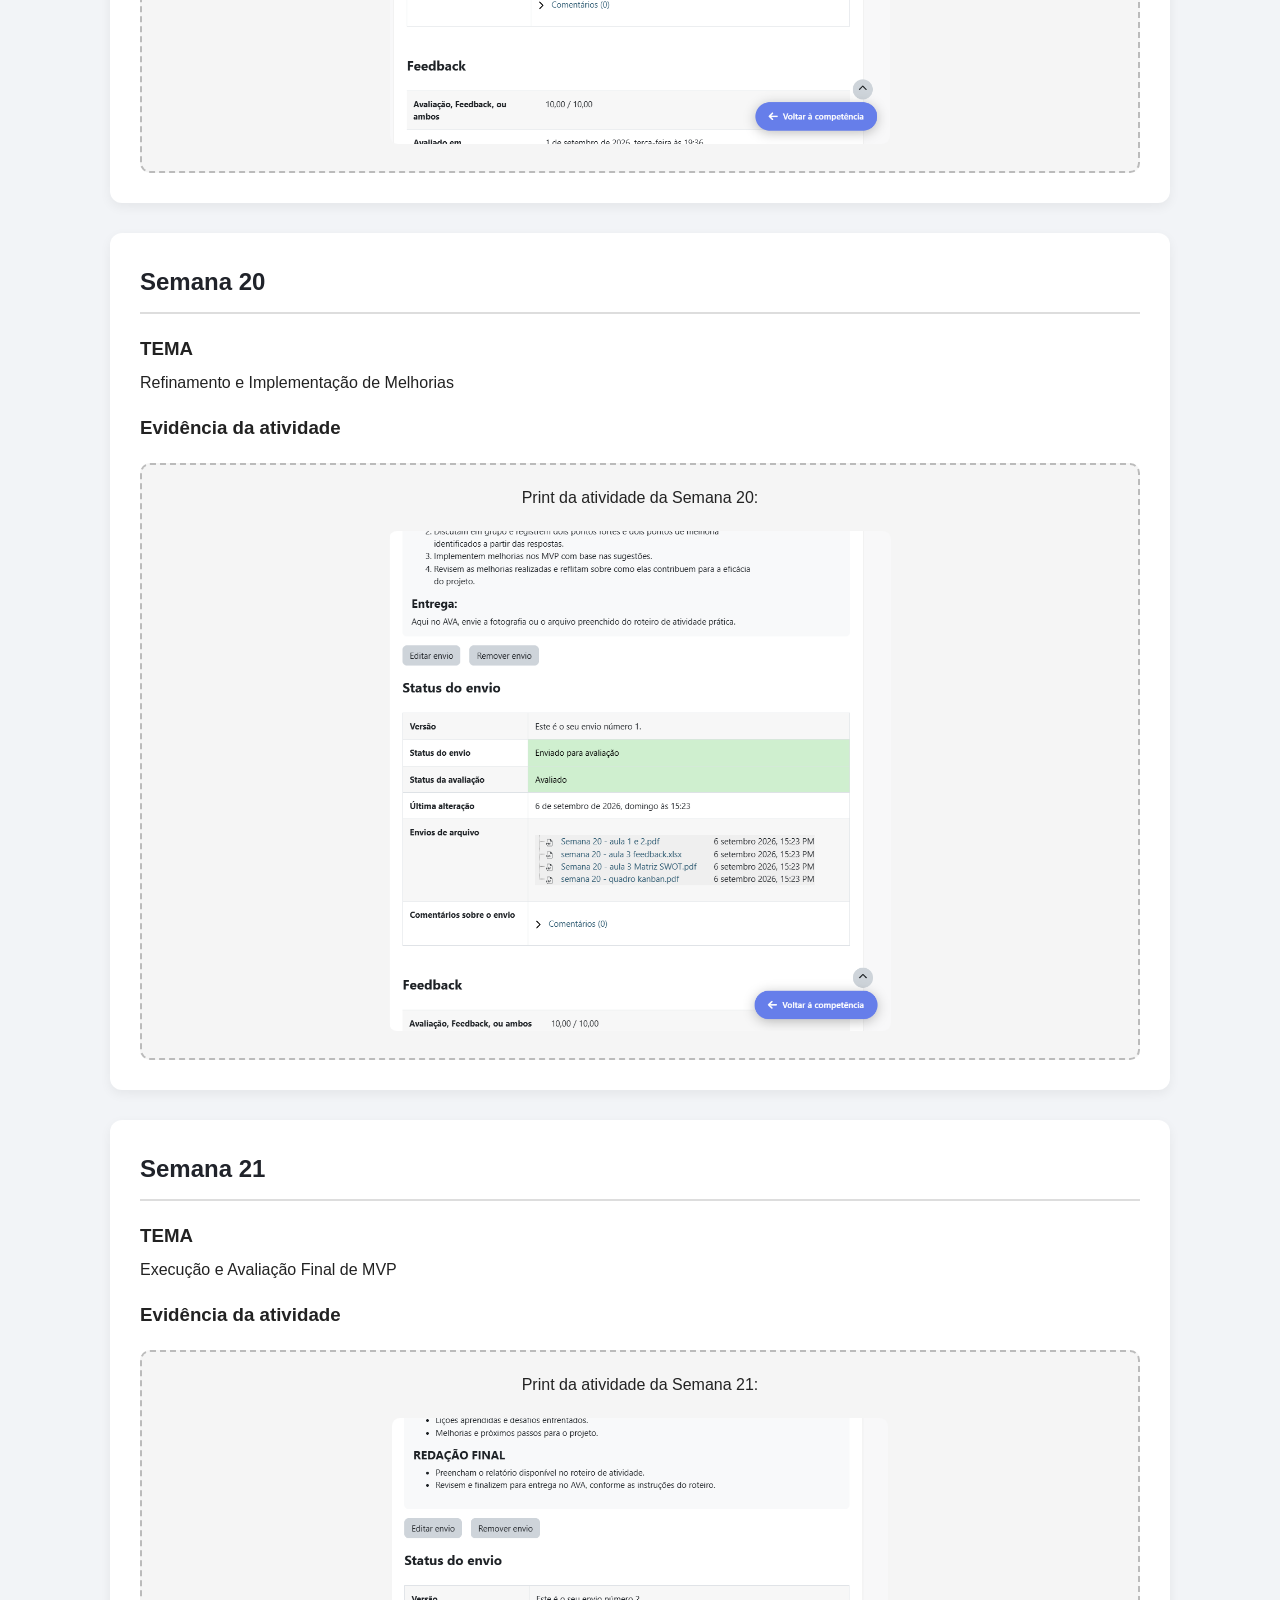
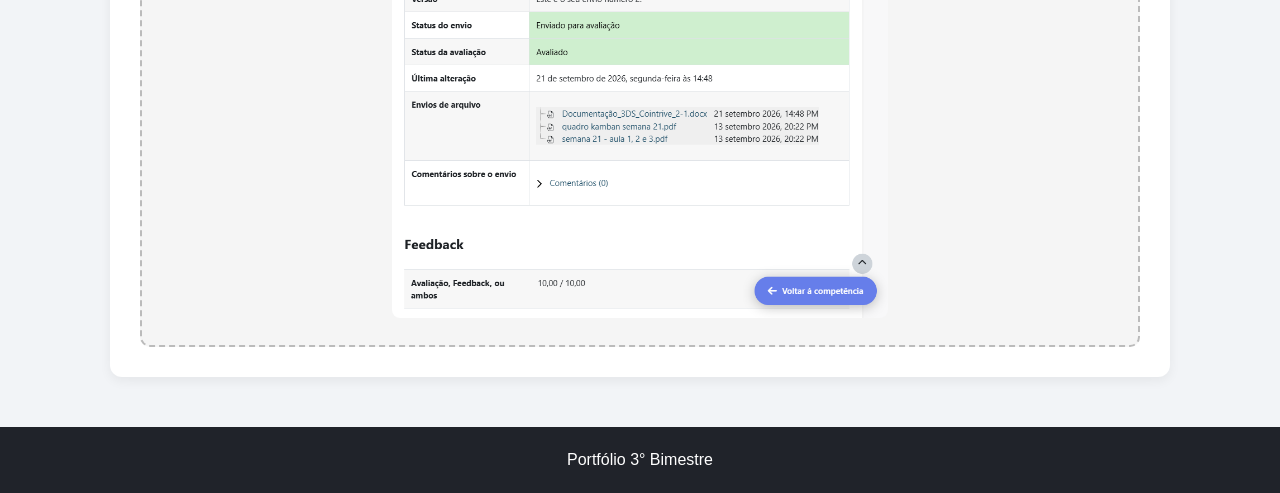
<file: TCC.html>
<!DOCTYPE html>
<html lang="pt-BR">

<head>
    <meta charset="UTF-8">
    <meta name="viewport" content="width=device-width, initial-scale=1.0">

    <title>Projeto Multidisciplinar - Portfólio</title>

    <link rel="stylesheet" href="styles.css">
</head>

<body>

    <header>
        <h1>Portfólio Digital</h1>
        <p>3° Bimestre - Desenvolvimento de Sistemas</p>
    </header>

    <main>

        <a href="index.html" class="voltar">
            ← Voltar para o início
        </a>

        <section class="titulo-materia">

           <h1>Projeto Multidisciplinar</h1>

            <p>
                Registro dos conteúdos e atividades desenvolvidos
                durante o 3° bimestre.
            </p>

        </section>


        <!-- RESUMO -->

        <section class="resumo">

            <h2>Resumo do que aprendi nesse bimestre</h2>

            <p>
                Durante as aulas de projeto Multidisciplinar, aprendi mais sobre como trabalhar melhor em equipe e como gerenciar melhor projetos. 
                Aprendi também sobre tipos de metodologias e normas técnicas usadas no ambiente profissional.
            </p>

        </section>


        <!-- SEMANA 15 -->

        <section class="semana">

            <h2>Semana 15</h2>

            <h3>TEMA</h3>

            <p>
                Desenvolvimento de MVP (Parte 1)
            </p>

            <h3>Evidência da atividade</h3>

            <div class="print">

                <p>Print da atividade da Semana 15:</p>

                <img src="imagens/TCCS15.png"
                     alt="Print da atividade da Semana 15">

            </div>

        </section>


        <!-- SEMANA 16 -->

        <section class="semana">

            <h2>Semana 16</h2>

            <h3>TEMA</h3>

            <p>
                Desenvolvimento de MVP (Parte 2)
            </p>

            <h3>Evidência da atividade</h3>

            <div class="print">

                <p>Print da atividade da Semana 16:</p>

                <img src="imagens/TCCS16.png"
                     alt="Print da atividade da Semana 16">

            </div>

        </section>


        <!-- SEMANA 17 -->
        <section class="semana">

            <h2>Semana 17</h2>

            <h3>TEMA</h3>

            <p>
                Pesquisa e melhoria contínua
            </p>

            <h3>Evidência da atividade</h3>

            <div class="print">

                <p>Print da atividade da Semana 17:</p>

                <img src="imagens/TCCS17.png"
                     alt="Print da atividade da Semana 17">

            </div>

        </section>


        <!-- SEMANA 18 -->
        <section class="semana">

            <h2>Semana 18</h2>

            <h3>TEMA</h3>

            <p>
                Sustentabilidade e inovação
            </p>

            <h3>Evidência da atividade</h3>

            <div class="print">

                <p>Print da atividade da Semana 18:</p>

                <img src="imagens/TCCS18.png"
                     alt="Print da atividade da Semana 18">

            </div>

        </section>


        <!-- SEMANA 19 -->

        <section class="semana">

            <h2>Semana 19</h2>

            <h3>TEMA</h3>

            <p>
                Práticas Inovadoras em Gestão de Projetos
            </p>

            <h3>Evidência da atividade</h3>

            <div class="print">

                <p>Print da atividade da Semana 19:</p>

                <img src="imagens/TCCS19.png"
                     alt="Print da atividade da Semana 19">

            </div>

        </section>


        <!-- SEMANA 20 -->

        <section class="semana">

            <h2>Semana 20</h2>

            <h3>TEMA</h3>

            <p>
                Refinamento e Implementação de Melhorias
            </p>

            <h3>Evidência da atividade</h3>

            <div class="print">

                <p>Print da atividade da Semana 20:</p>

                <img src="imagens/TCCS20.png"
                     alt="Print da atividade da Semana 20">

            </div>

        </section>


        <!-- SEMANA 21 -->
        <section class="semana">

            <h2>Semana 21</h2>

            <h3>TEMA</h3>

            <p>
                Execução e Avaliação Final de MVP
            </p>

            <h3>Evidência da atividade</h3>

            <div class="print">

                <p>Print da atividade da Semana 21:</p>

                <img src="imagens/TCCS21.png"
                     alt="Print da atividade da Semana 21">

            </div>

        </section>

    </main>

    <footer>
        <p>Portfólio 3° Bimestre</p>
    </footer>

</body>

</html>
</file>
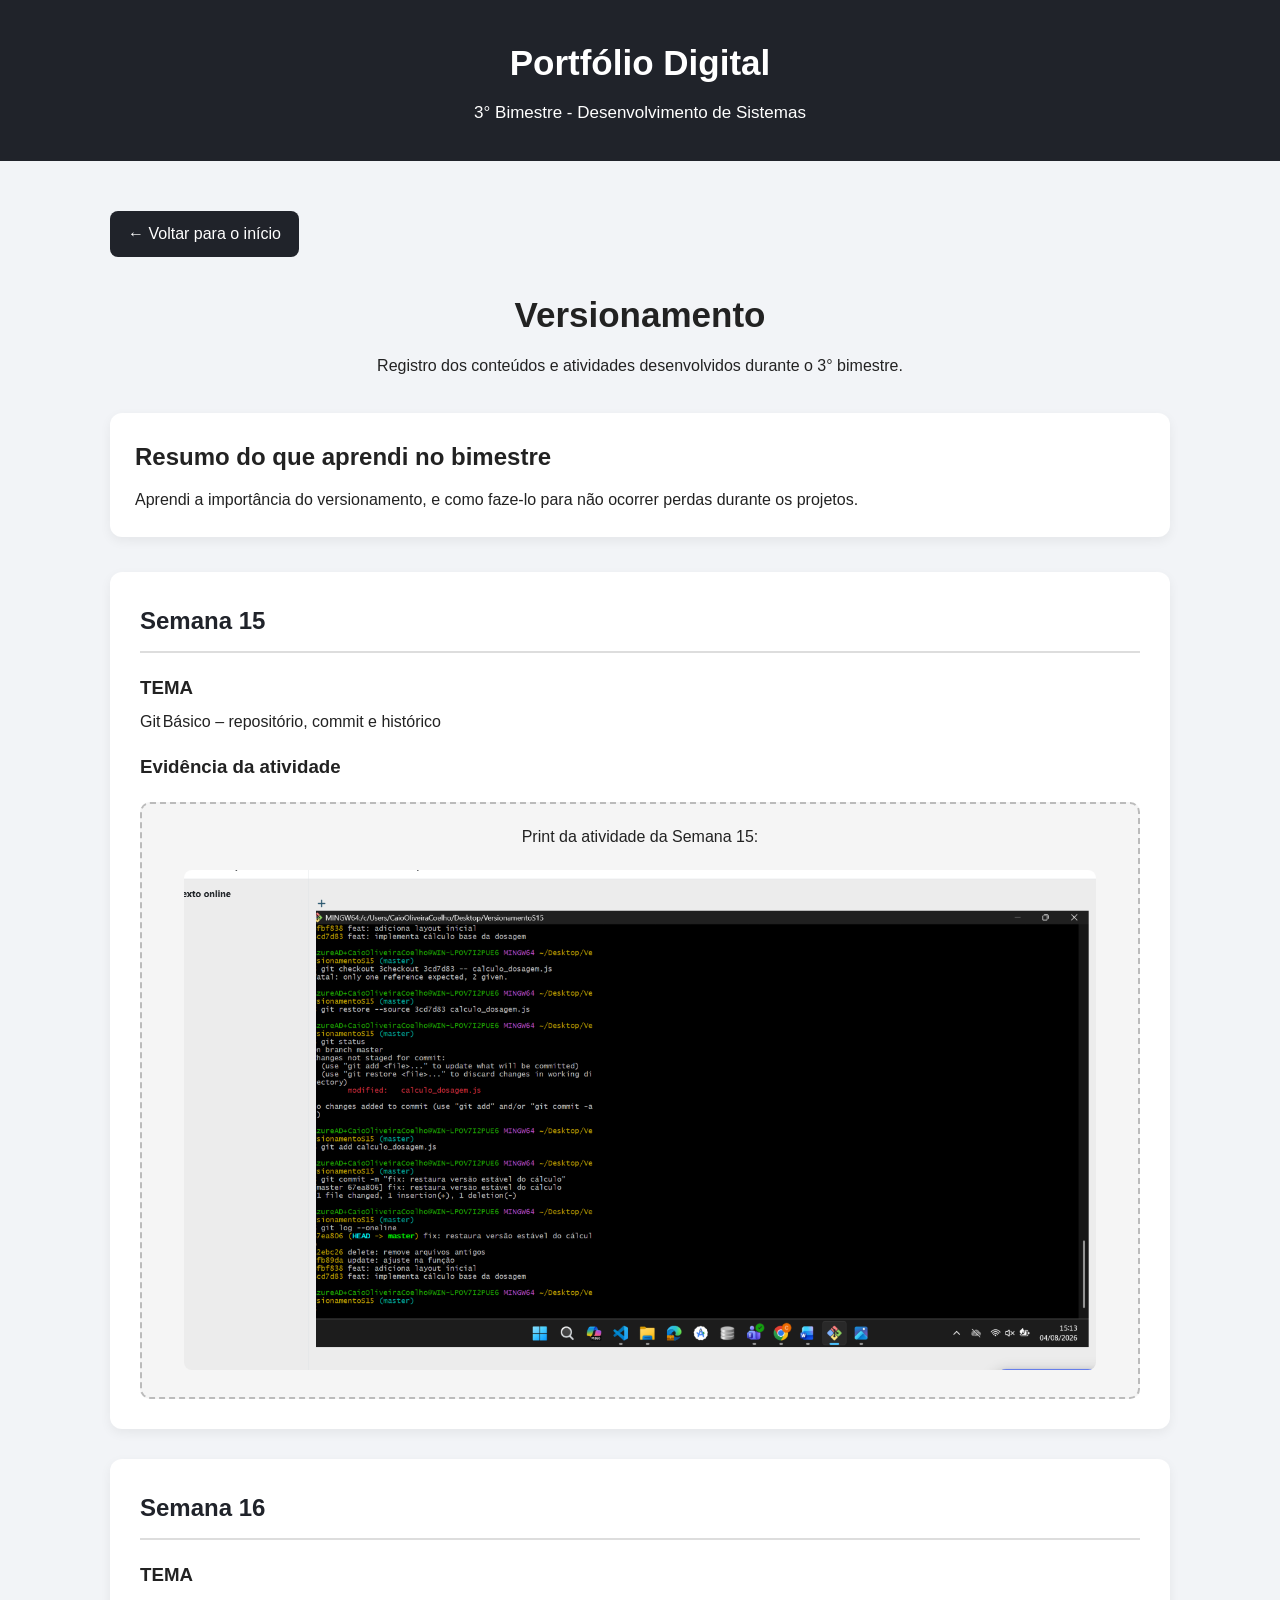
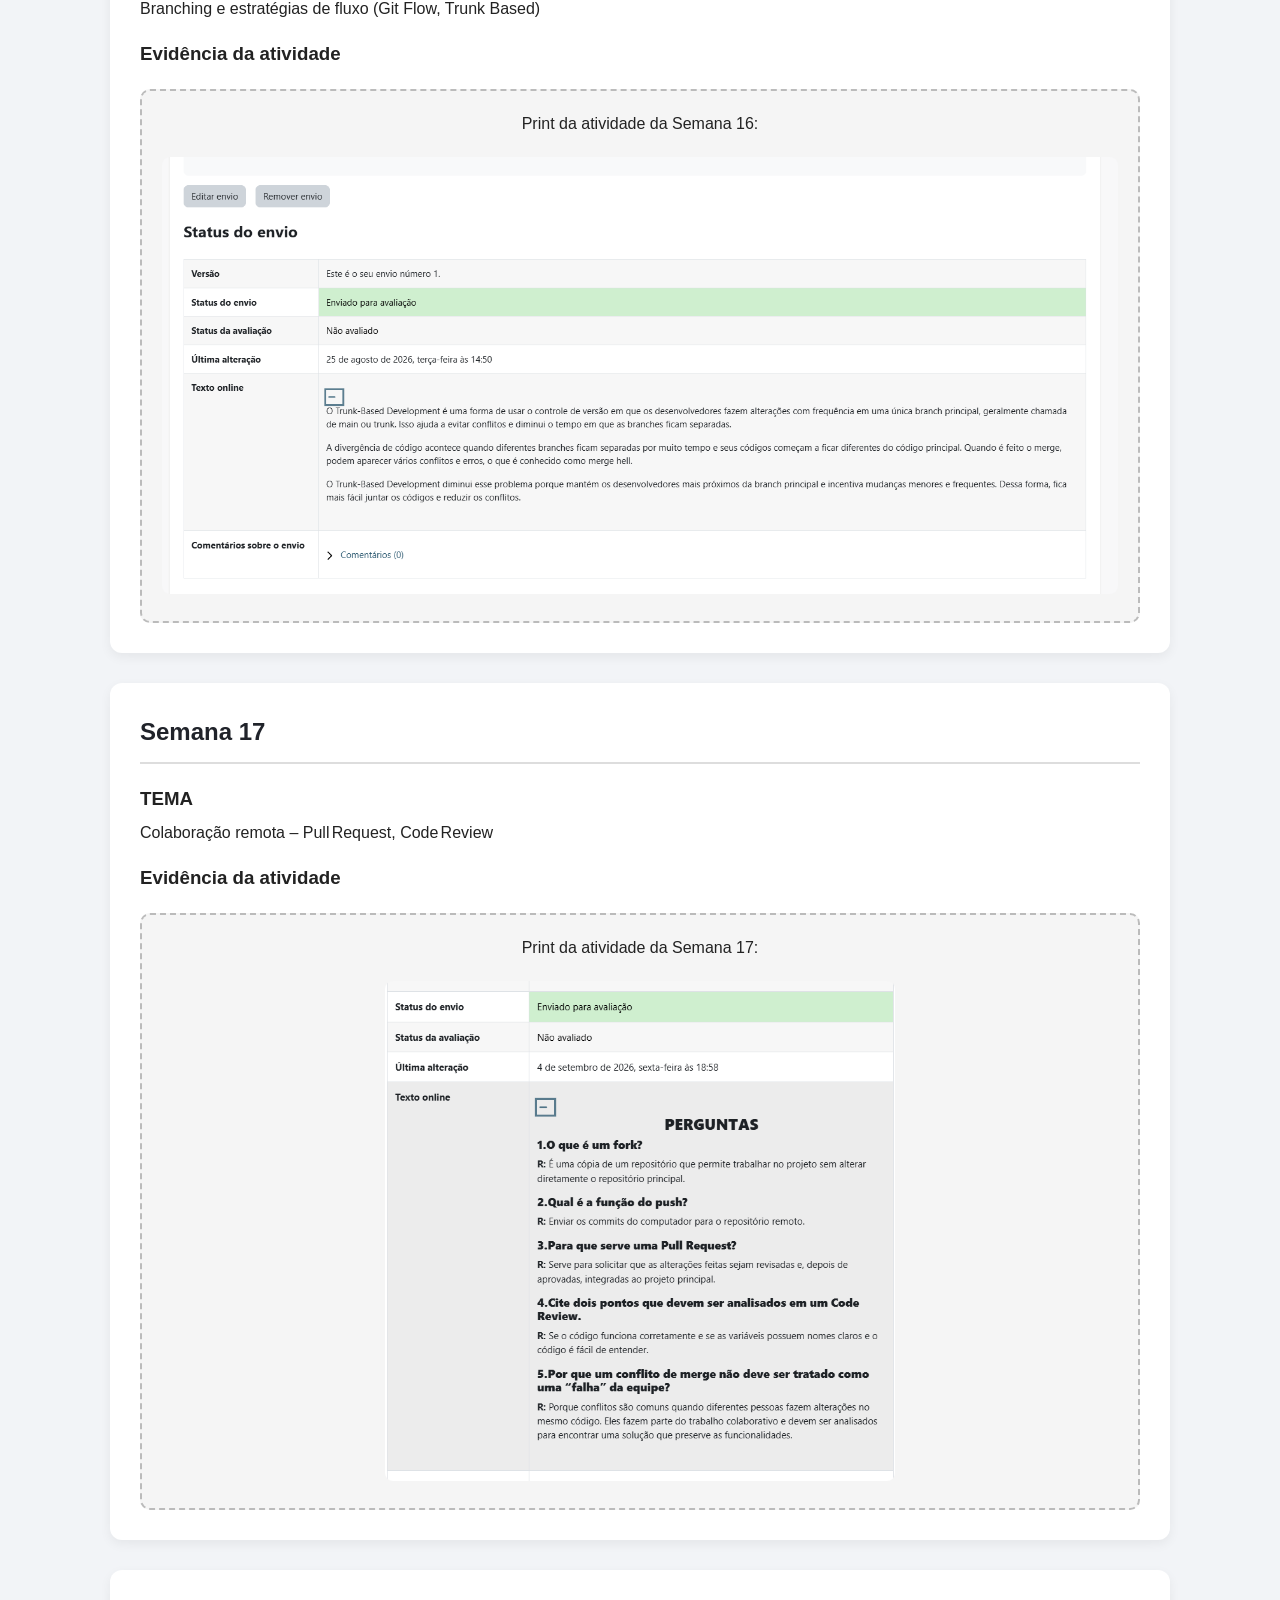
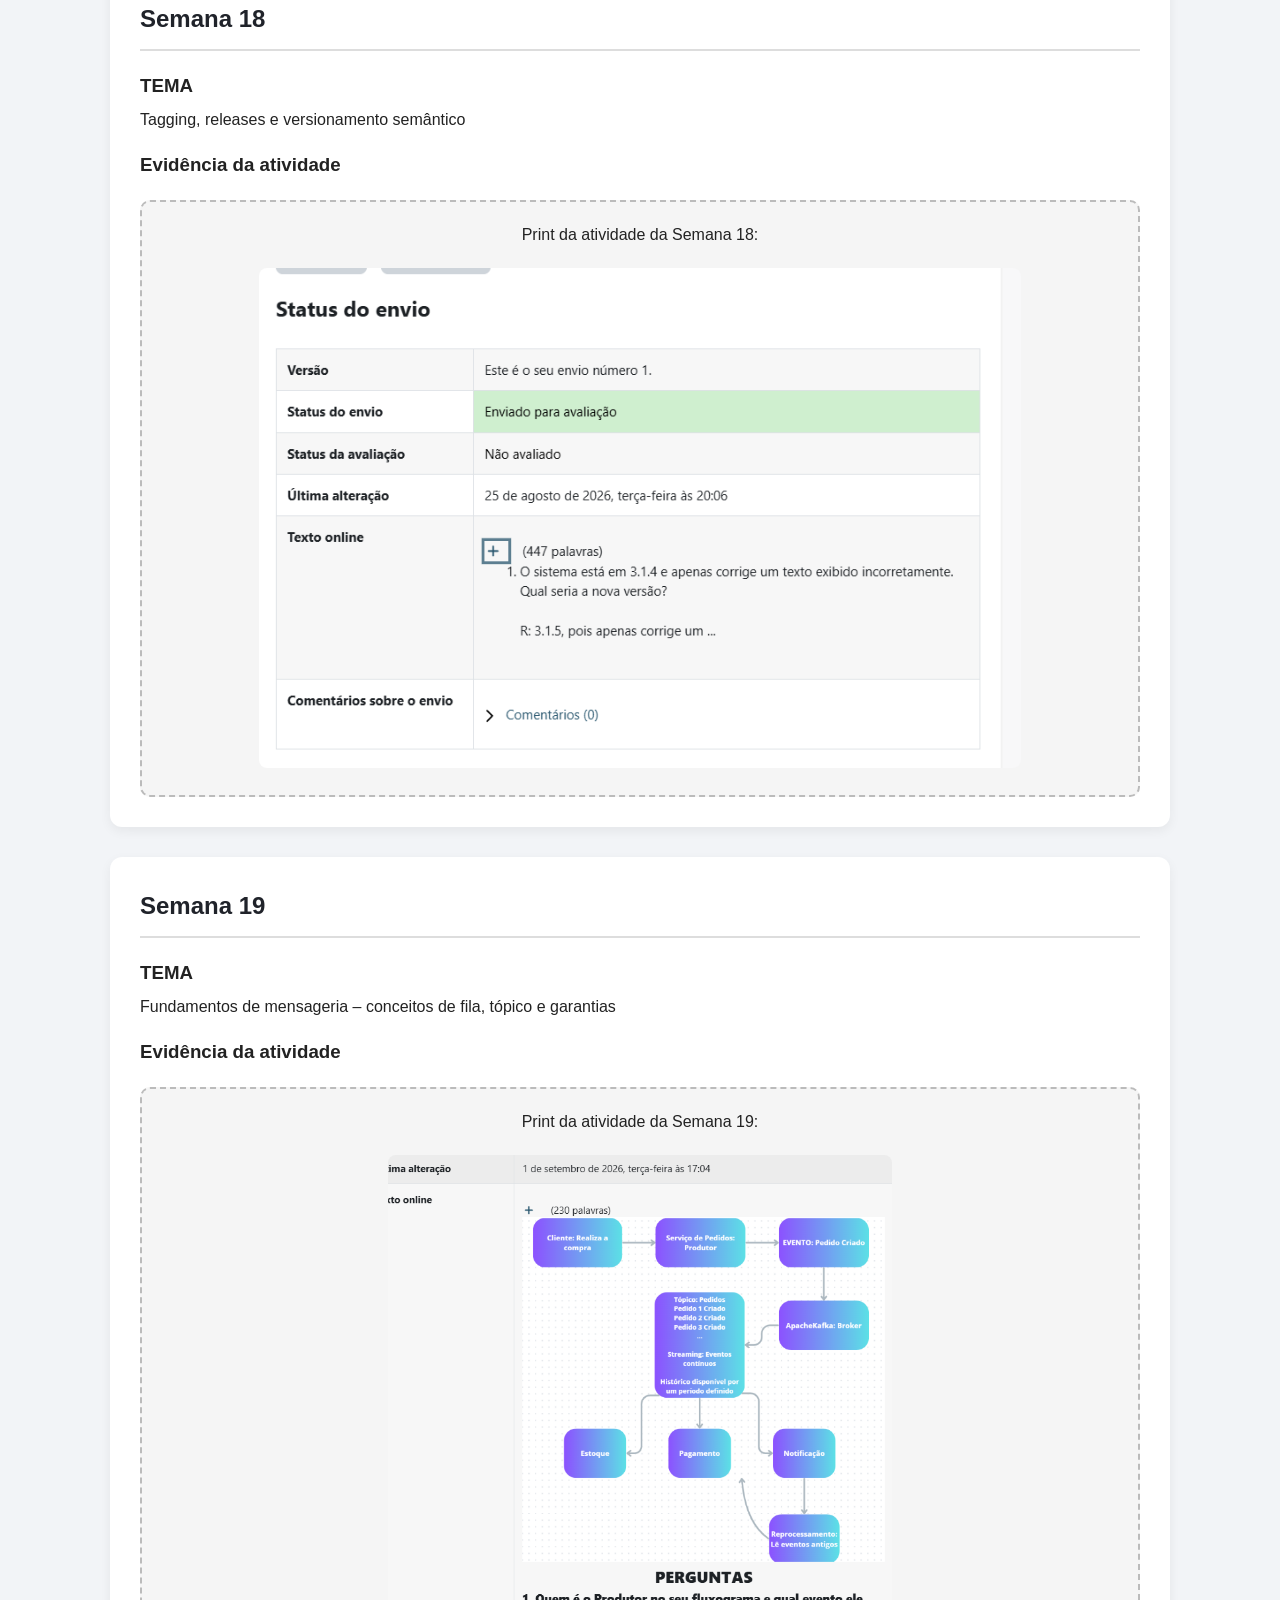
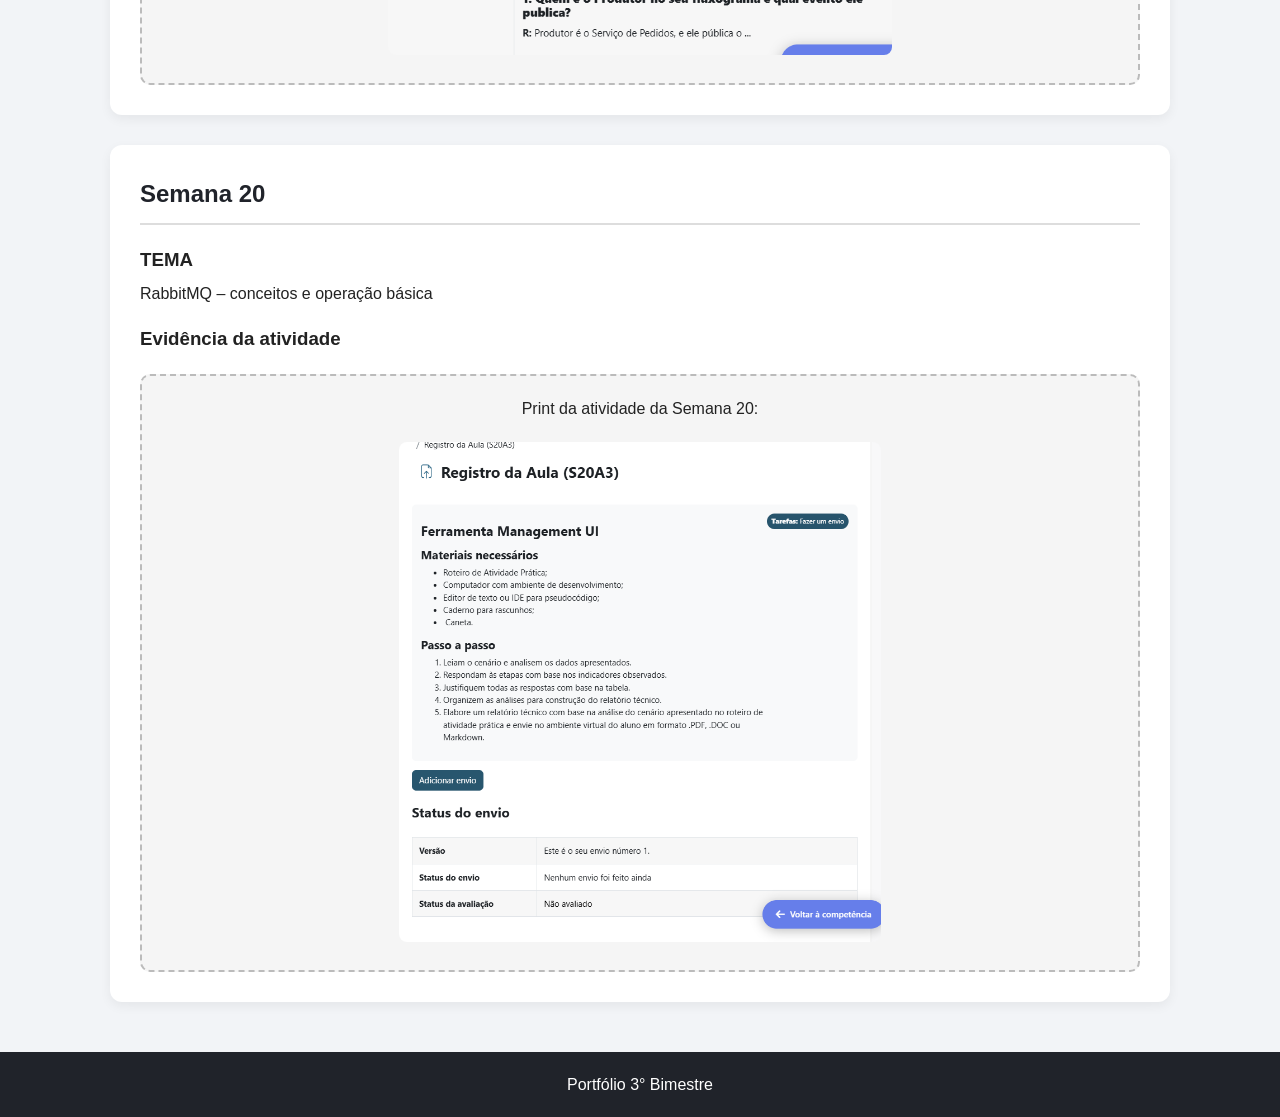
<file: Versio.html>
<!DOCTYPE html>
<html lang="pt-BR">

<head>
    <meta charset="UTF-8">
    <meta name="viewport" content="width=device-width, initial-scale=1.0">

    <title>Versionamento - Portfólio</title>

    <link rel="stylesheet" href="styles.css">
</head>

<body>

    <header>
        <h1>Portfólio Digital</h1>
        <p>3° Bimestre - Desenvolvimento de Sistemas</p>
    </header>

    <main>

        <a href="index.html" class="voltar">
            ← Voltar para o início
        </a>

        <section class="titulo-materia">

            <h1>Versionamento</h1>

            <p>
                Registro dos conteúdos e atividades desenvolvidos
                durante o 3° bimestre.
            </p>

        </section>


        <!-- RESUMO -->

        <section class="resumo">

            <h2>Resumo do que aprendi no bimestre</h2>

            <p>
                Aprendi a importância do versionamento, e como faze-lo para não ocorrer perdas durante os projetos.
            </p>

        </section>


        <!-- SEMANA 15 -->

        <section class="semana">

            <h2>Semana 15</h2>

            <h3>TEMA</h3>

            <p>
                Git Básico – repositório, commit e histórico
            </p>

            <h3>Evidência da atividade</h3>

            <div class="print">

                <p>Print da atividade da Semana 15:</p>

                <img src="imagens/VERSIOS15.png"
                     alt="Print da atividade da Semana 15">

            </div>

        </section>


        <!-- SEMANA 16 -->

        <section class="semana">

            <h2>Semana 16</h2>

            <h3>TEMA</h3>

            <p>
                Branching e estratégias de fluxo (Git Flow, Trunk Based)
            </p>

            <h3>Evidência da atividade</h3>

            <div class="print">

                <p>Print da atividade da Semana 16:</p>

                <img src="imagens/VERSIOS16.png"
                     alt="Print da atividade da Semana 16">

            </div>

        </section>


        <!-- SEMANA 17 -->

        <section class="semana">

            <h2>Semana 17</h2>

            <h3>TEMA</h3>

            <p>
                Colaboração remota – Pull Request, Code Review
            </p>

            <h3>Evidência da atividade</h3>

            <div class="print">

                <p>Print da atividade da Semana 17:</p>

                <img src="imagens/VERSIOS17.png"
                     alt="Print da atividade da Semana 17">

            </div>

        </section>

        <!-- SEMANA 18 -->
 
        <section class="semana">

            <h2>Semana 18</h2>

            <h3>TEMA</h3>

            <p>
                Tagging, releases e versionamento semântico
            </p>

            <h3>Evidência da atividade</h3>

            <div class="print">

                <p>Print da atividade da Semana 18:</p>

                <img src="imagens/VERSIOS18.png"
                     alt="Print da atividade da Semana 18">

            </div>

        </section>

        <!-- SEMANA 19 -->

        <section class="semana">

            <h2>Semana 19</h2>

            <h3>TEMA</h3>

            <p>
                Fundamentos de mensageria – conceitos de fila, tópico e garantias
            </p>

            <h3>Evidência da atividade</h3>

            <div class="print">

                <p>Print da atividade da Semana 19:</p>

                <img src="imagens/VERSIOS19.png"
                     alt="Print da atividade da Semana 19">

            </div>

        </section>

        <!-- SEMANA 20 -->

        <section class="semana">

            <h2>Semana 20</h2>

            <h3>TEMA</h3>

            <p>
                RabbitMQ – conceitos e operação básica
            </p>

            <h3>Evidência da atividade</h3>

            <div class="print">

                <p>Print da atividade da Semana 20:</p>

                <img src="imagens/VERSIOS20.png"
                     alt="Print da atividade da Semana 20">

            </div>

        </section>

    </main>

    <footer>
        <p>Portfólio 3° Bimestre</p>
    </footer>

</body>

</html>
</file>
<file: styles.css>
* {
    margin: 0;
    padding: 0;
    box-sizing: border-box;
}

body {
    font-family: Arial, Helvetica, sans-serif;
    background-color: #f2f4f7;
    color: #222;
    line-height: 1.6;
}

header {
    background: #20232a;
    color: white;
    text-align: center;
    padding: 35px 20px;
}

header h1 {
    font-size: 35px;
    margin-bottom: 8px;
}

header p {
    font-size: 17px;
}

main {
    max-width: 1100px;
    margin: 40px auto;
    padding: 0 20px;
}

.inicio {
    text-align: center;
}

.inicio h2 {
    margin-bottom: 15px;
    font-size: 28px;
}

.inicio > p {
    max-width: 750px;
    margin: 0 auto 35px;
}

.materias {
    display: grid;
    grid-template-columns: repeat(2, 1fr);
    gap: 20px;
}

.botao {
    display: block;
    background: white;
    color: #20232a;
    text-decoration: none;
    padding: 25px;
    border-radius: 12px;
    font-size: 19px;
    font-weight: bold;
    box-shadow: 0 4px 12px rgba(0, 0, 0, 0.08);
    transition: 0.2s;
}

.botao:hover {
    transform: translateY(-4px);
    background: #20232a;
    color: white;
}

.titulo-materia {
    text-align: center;
    margin-bottom: 35px;
}

.titulo-materia h1 {
    font-size: 35px;
    margin-bottom: 10px;
}

.resumo {
    background: white;
    padding: 25px;
    border-radius: 12px;
    margin-bottom: 35px;
    box-shadow: 0 4px 12px rgba(0, 0, 0, 0.06);
}

.resumo h2 {
    margin-bottom: 10px;
}

.semana {
    background: white;
    padding: 30px;
    border-radius: 12px;
    margin-bottom: 30px;
    box-shadow: 0 4px 12px rgba(0, 0, 0, 0.06);
}

.semana h2 {
    color: #20232a;
    border-bottom: 2px solid #ddd;
    padding-bottom: 10px;
    margin-bottom: 20px;
}

.semana h3 {
    margin-top: 18px;
    margin-bottom: 6px;
}

.semana p {
    margin-bottom: 10px;
}

.print {
    margin-top: 20px;
    padding: 20px;
    background: #f5f5f5;
    border: 2px dashed #bbb;
    border-radius: 10px;
    text-align: center;
}

.print img {
    max-width: 100%;
    max-height: 500px;
    border-radius: 8px;
    margin-top: 10px;
}

.voltar {
    display: inline-block;
    margin-top: 10px;
    margin-bottom: 30px;
    padding: 10px 18px;
    background: #20232a;
    color: white;
    text-decoration: none;
    border-radius: 8px;
}

.voltar:hover {
    background: #444;
}

footer {
    text-align: center;
    background: #20232a;
    color: white;
    padding: 20px;
    margin-top: 50px;
}

/*CELULAR*/

@media (max-width: 700px) {

    .materias {
        grid-template-columns: 1fr;
    }

    header h1 {
        font-size: 28px;
    }

    .titulo-materia h1 {
        font-size: 28px;
    }

    .semana {
        padding: 20px;
    }
}
</file>
